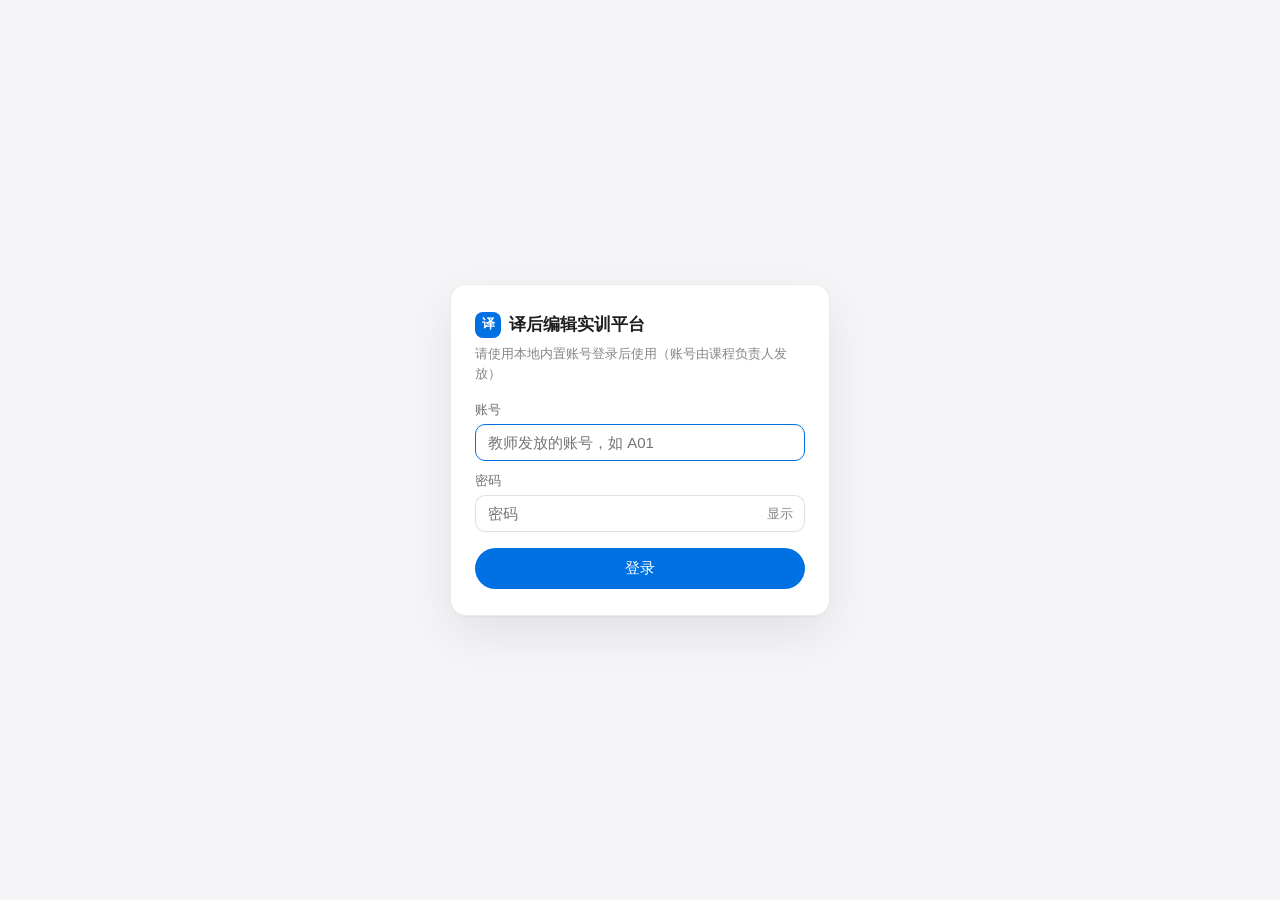
<file: index.html>
<!DOCTYPE html>
<html lang="zh-CN">
<head>
<meta charset="UTF-8">
<meta name="viewport" content="width=device-width, initial-scale=1.0, viewport-fit=cover">
<title>译后编辑实训平台 · 首页</title>
<meta name="description" content="机器翻译译后编辑实训：找错标注、改稿练习、仿真训练。历届大赛真题语料，可离线使用。">
<!-- 分享预览（微信/群聊里发链接时显示卡片） -->
<meta property="og:type" content="website">
<meta property="og:site_name" content="译后编辑实训平台">
<meta property="og:title" content="译后编辑实训平台 · 找 → 改 → 测">
<meta property="og:description" content="机器翻译译后编辑实训：找错标注、改稿练习、仿真训练。历届大赛真题语料，可离线使用。">
<meta property="og:url" content="https://hank-hunau.github.io/linkhanyou-pe/index.html">
<meta property="og:image" content="https://hank-hunau.github.io/linkhanyou-pe/icon-512.png">
<meta name="twitter:card" content="summary">
<link rel="manifest" href="manifest.json">
<meta name="theme-color" content="#0071e3">
<link rel="icon" href="icon-192.png">
<link rel="apple-touch-icon" href="apple-touch-icon.png">
<meta name="mobile-web-app-capable" content="yes">
<meta name="apple-mobile-web-app-capable" content="yes">
<meta name="apple-mobile-web-app-status-bar-style" content="default">
<meta name="apple-mobile-web-app-title" content="译后编辑">

<!-- ============================================================
     P1-1 首屏关键 CSS 内联（2026-10-27 性能优化方案 v2）
     规则逐字取自 ui.css / style.css（来源行号见各段注释），
     外部 CSS 异步到达后同值覆盖、零跳动。
     :root 整段照抄 ui.css:16-76 —— 变量单一来源，不省略不剔除。
     ============================================================ -->
<style>/* ============================================================
   首屏关键 CSS —— 由 _sync_inline_css.mjs 从 ui.css / style.css 生成（勿手改）
   源 CSS 改动后运行：node _sync_inline_css.mjs
   ============================================================ */

/* ---- ui.css :: :root 设计变量（全站唯一一份） ---- */
:root{
  /* 主色 */
  --primary:#0071e3; --primary-dark:#0058b0; --primary-light:#eaf3fd;
  /* 语义色（琥珀比原来的 #d97706 深一档：原色配 #fef3e2 底只有 2.90 对比度，小字读不清） */
  --green:#1c6e31; --green-bg:#e6f4ea;
  --red:#d70015; --red-bg:#fdeced;
  --amber:#a35a00; --amber-bg:#fdf0e3;
  /* 中性色 */
  --bg:#f5f5f7; --bg-soft:#f7f9fd; --card:#fff; --border:rgba(0,0,0,.08);
  /* --bg-soft（2026-11-02 第三批）：软内衬底唯一 token——曾散落 5 个近白变体
     （f0f0f2/f8f9fd/fafbfc/f7f9fd/f4f6fb 等），肉眼难辨却各自漂移。
     保留例外：style.css 首页 hero 渐变端点、pe-exam.css .seg-row.cur 当前段蓝底。 */
  --text:#1d1d1f; --text-2:#515154; --muted:#6e6e73; --sk:rgba(0,0,0,.06);
  /* 步骤色：只用在 .step-tag，三页一眼看出自己在第几步 */
  --step1:#0f766e; --step1-bg:#e6f5f3;
  --step2:#0058b0; --step2-bg:#eaf3fd;
  --step3:#1a5fd0; --step3-bg:#eaf2ff;
  /* 圆角四档 */
  --r-sm:8px; --r-md:10px; --r-lg:14px; --r-pill:999px; --radius:14px;
  /* 圆角补充档（2026-10-19 扩档）：原先散在页面里的 2/3/6/12px 各有明确用途，
     不是随手写的，统一收口。命名说明用途，避免"为了套档而套档"。 */
  --r-xs:3px;   /* 小色块：点阵进度点、选中标记的圆角部分 */
  --r-sm2:6px;  /* 小标签：.meta .tag、sev-opt未选中态 */
  --r-md2:12px; /* 中卡片：与 --r-lg 同族，出现在嵌套卡片里 */
  --r-xl:16px;  /* 大浮层：标注面板（抽屉态圆角） */
  --r-22:22px;  /* 大圆角浮层：工作台聚焦卡（原 22px 硬编码，第④步 token 收敛） */
  /* 字号七档（2026-10-19 扩档）
     五档不够用的原因：①找 作答页要做「主次分层」——原文是参考、译文是操作对象，
     两者必须不同字号（15 vs 17），且 17px 是中文正文舒适阅读的下限，不宜归并。
     档位命名按用途而非大小排列，改档时不会误伤主次关系。 */
  --fs-2xs:12px; /* 极辅助：键位提示、时间戳 */
  --fs-xs:12.5px; /* 辅助：图例、.muted、元信息 */
  --fs-sm:13.5px; /* 次要正文：标注列表项 */
  --fs-base:15px; /* 通用正文：原文、表单控件 */
  --fs-read:17px; /* ★ 阅读正文：译文（操作对象，全站最大的正文）*/
  --fs-lg:20px;   /* 小标题 */
  --fs-xl:24px;   /* 大标题 */
  --fs-14:14px; --fs-22:22px; --fs-26:26px; --fs-30:30px; --fs-11:11px; --fs-23:23px; /* 收敛 style.css/pe-exam.css 硬编码字号（第④步 token 收敛，2026-10-22） */
  /* 兼容别名：老代码写 --fs-md 的仍指到通用正文 */
  --fs-md:var(--fs-base);
  /* 行高三档：与字号配套，避免每处自己写 1.6/1.8 */
  --lh-tight:1.4;   /* 标签、徽标 */
  --lh-normal:1.6;  /* 通用正文 */
  --lh-read:1.8;    /* 长段落阅读（译文用它） */
  /* 响应式专用字号三档（2026-10-19）
     只在窄屏断点里用。与主档分开命名，是为了让"改主档"和"改窄屏"互不牵连——
     窄屏减字号是为了省横向空间，与阅读档位是两件事。 */
  --fs-narrow-ref:14.5px;  /* 窄屏原文 */
  --fs-narrow-read:16.5px; /* 窄屏译文（仍 > 原文，主次不能塌） */
  --fs-touch:16px;         /* 触屏输入框：≥16px 否则 iOS 聚焦时自动放大页面 */
  --r-xs2:2px;             /* 极小圆角：抽屉抓手条 */
  /* 间距六档 */
  --sp-1:4px; --sp-2:8px; --sp-3:12px; --sp-4:16px; --sp-5:24px; --sp-6:32px;
  /* 阴影两档 */
  --shadow:0 1px 2px rgba(0,0,0,.04),0 8px 24px rgba(0,0,0,.05);
  --shadow-lg:0 20px 60px rgba(0,0,0,.2);
  /* ---- 兼容别名：页面样式里用的还是这些老名字，指到同一套变量，避免两套色 ---- */
  --yc:var(--primary); --ycd:var(--primary-dark); --ycl:var(--primary-light);
  --bd:var(--border); --tx:var(--text); --tx2:var(--text-2); --mut:var(--muted);
  --g:var(--green); --gb:var(--green-bg);
  --r:var(--red); --rb:var(--red-bg);
  --a:var(--amber); --ab:var(--amber-bg);
  --an:var(--step1); --and:#0d5f59; --anl:var(--step1-bg);
}

/* ---- ui.css :: 基础 + 焦点态（2+3 节） ---- */
*,*::before,*::after{box-sizing:border-box;margin:0;padding:0}
/* 滚动条预留位：展开"更多届次"等内容高度变化导致滚动条出现/消失时，
   视口宽度不再随之增减 ~15-17px，居中容器不再左右跳动（2026-10-19）。
   实测（本机有头 Chromium，经典滚动条 15px）：
   - scrollbar-gutter:stable 在根元素上不预留（Chromium 根元素怪癖，配 overflow-y:auto 也不行）；
   - overflow-y:scroll 全程恒定（1280 视口下内容区稳定 1265），跳动 0px。
   代价：短页面右侧常驻一条浅色滚动条轨道，换来全站零布局跳动。
   移动端浏览器滚动条为 overlay 型，此规则无视觉影响。 */
html{overflow-y:scroll}
body{
  font-family:-apple-system,BlinkMacSystemFont,"SF Pro Text","SF Pro Display","PingFang SC","Helvetica Neue","Microsoft YaHei",sans-serif;
  background:var(--bg); color:var(--text); font-size:var(--fs-md); line-height:1.6;
  -webkit-font-smoothing:antialiased;
}
h1,h2,h3{letter-spacing:-.01em;font-weight:600}
.hidden{display:none!important}
button{font-family:inherit;cursor:pointer}
input,select,textarea{border-radius:var(--r-md);border:1px solid var(--border);font-family:inherit}
table{border-collapse:separate;border-spacing:0}
th,td{border-color:var(--border)}
img,svg{max-width:100%}

/* ---------- 3. 焦点态：键盘走一遍必须看得见 ---------- */
:focus-visible{outline:2px solid var(--primary);outline-offset:2px}
a:focus-visible,button:focus-visible,input:focus-visible,select:focus-visible,
textarea:focus-visible,summary:focus-visible,[tabindex]:focus-visible{outline:2px solid var(--primary);outline-offset:2px;border-radius:var(--r-sm)}
@media (prefers-reduced-motion:reduce){*,*::before,*::after{animation-duration:.001ms!important;transition-duration:.001ms!important}}

/* ---- ui.css :: 按钮基 + 标签基（4 节全 + 5 节首行） ---- */
.btn{
  border:none;border-radius:var(--r-pill);padding:8px 16px;font-size:var(--fs-sm);font-weight:500;
  display:inline-flex;align-items:center;gap:5px;transition:filter .15s ease,background .15s ease;
  text-decoration:none;line-height:1.6;
}
.btn:hover{filter:brightness(1.05)}
.btn:disabled{opacity:.5;cursor:not-allowed}
.btn-primary,.btn-p{background:var(--primary);color:#fff}
.btn-primary:hover,.btn-p:hover{background:var(--primary-dark);filter:none}
.btn-outline,.btn-o{background:#fff;color:var(--primary-dark);border:1px solid var(--primary)}
.btn-outline:hover,.btn-o:hover{background:var(--primary-light)}
.btn-ghost,.btn-g{background:#eef1f7;color:var(--text-2)}
.btn-ghost:hover,.btn-g:hover{background:#e5e9f3}
.btn-danger,.btn-r{background:var(--red-bg);color:var(--red)}

/* ---------- 5. 标签 ---------- */
.tag{display:inline-block;padding:2px 10px;border-radius:var(--r-pill);font-size:var(--fs-xs);font-weight:600;white-space:nowrap}

/* ---- ui.css :: Toast（含 :empty 防泄漏） ---- */
.toast,#toast{
  position:fixed;bottom:28px;left:50%;transform:translateX(-50%);background:#1f2430;color:#fff;
  padding:10px 18px;border-radius:var(--r-md);font-size:13px;z-index:200;pointer-events:none;
  box-shadow:0 8px 24px rgba(0,0,0,.25);transition:opacity .2s;
}
/* 空壳强制隐藏：显隐只靠 opacity 时，空容器（无文字）会在触发竞态/重建瞬间
   露出深色胶囊（2026-10-19 用户截图）——没有内容就永远不渲染。 */
#toast:empty,.toast:empty{display:none!important}

/* ---- ui.css :: 启动骨架 + 脉动（14 节） ---- */
.boot-skeleton{max-width:1180px;margin:0 auto;padding:28px 20px}
.boot-skeleton .sk-t{height:22px;width:190px;border-radius:var(--r-sm);background:var(--sk);margin-bottom:18px}
.boot-skeleton .sk-c{height:108px;border-radius:var(--r-lg);background:var(--sk);margin-bottom:14px}
.boot-skeleton .sk-t,.boot-skeleton .sk-c{animation:sk-pulse 1.2s ease-in-out infinite}
@keyframes sk-pulse{0%,100%{opacity:.55}50%{opacity:1}}
@media (prefers-reduced-motion:reduce){.boot-skeleton .sk-t,.boot-skeleton .sk-c{animation:none}}

/* ---- ui.css :: @620 骨架收紧（15 节内） ---- */
@media (max-width:620px){
  .task-grid{grid-template-columns:1fr}
  .task-card{padding:14px 16px}
  .modal{padding:18px 16px;width:100%}
  .boot-skeleton{padding:20px 14px}
}

/* ---- style.css :: main 限宽 + 工作台首页豁免 ---- */
main { max-width: 1180px; margin: 0 auto; padding: 26px 20px 60px; }
/* 工作台首页铺满全屏：只豁免外层 <main id=app> 的元素级限宽。
   不能写 body.wb-home main —— 会连内层 main.wb-main 的限宽/边距一起清零
   （specificity 0,1,2 盖过 .wb-main 的 0,1,0，2026-10-17 三连误伤教训）。 */
body.wb-home #app { max-width: none; margin: 0; padding: 0; }

/* ---- style.css :: 工作台首页 v2 全段（含 @1280/@900） ---- */
/* ================= 工作台首页 v2（2026-10-17 本地版，未部署）
   反向自《四六级工作台》：深靛紫侧边栏 + 浅色主区 + 渐变聚焦横幅 ================= */
.wb-app { display: flex; min-height: 100vh; background: linear-gradient(180deg, #e9ecf7 0%, #f6f7fb 240px); }
.wb-side { width: 216px; background: linear-gradient(180deg, #1e1b4b 0%, #14173d 100%); color: #d0d5dd; padding: 22px 0; flex-shrink: 0; position: sticky; top: 0; height: 100vh; display: flex; flex-direction: column; box-shadow: 4px 0 24px rgba(23, 23, 63, .15); }
.wb-logo { padding: 0 20px 16px; border-bottom: 1px solid rgba(255, 255, 255, .08); }
.wb-logo h1 { font-size: var(--fs-read); color: #fff; font-weight: 700; }
.wb-logo p { font-size: var(--fs-2xs); color: #8b94a7; margin-top: 4px; }
.wb-nav { flex: 1; overflow-y: auto; padding: 10px 0; }
.wb-nav a { display: flex; align-items: center; gap: 9px; margin: 3px 12px; padding: 10px 14px; border-radius: var(--r-md2); font-size: var(--fs-14); color: #d0d5dd; text-decoration: none; transition: all .15s ease; }
.wb-nav a svg { width: 16px; height: 16px; flex-shrink: 0; fill: none; stroke: currentColor; stroke-width: 1.7; stroke-linecap: round; stroke-linejoin: round; opacity: .88; }
.wb-nav a:hover { color: #fff; background: rgba(255, 255, 255, .06); }
.wb-nav a.on { background: linear-gradient(90deg, #4f46e5, #7c3aed); color: #fff; box-shadow: 0 4px 14px rgba(79, 70, 229, .4); font-weight: 500; }
.wb-nav .tag { margin-left: auto; background: #2f9e44; color: #fff; font-size: var(--fs-11); padding: 1px 7px; border-radius: var(--r-pill); }
.wb-foot { padding: 14px 20px 0; border-top: 1px solid rgba(255, 255, 255, .08); font-size: var(--fs-2xs); color: #8b94a7; }
/* —— 2026-10-18 全局工作台外壳：二级页主区容器 + 侧栏底部操作 —— */
.wb-content { flex: 1; min-width: 0; }
.wb-foot-acts { display: flex; flex-direction: column; gap: 2px; margin-bottom: 10px; }
.wb-foot-acts a, .wb-foot-acts .wb-acc { display: block; padding: 7px 0; font-size: var(--fs-xs); color: #d0d5dd; text-decoration: none; border-radius: var(--r-sm); }
.wb-foot-acts a:hover { color: #fff; background: rgba(255, 255, 255, .06); padding-left: 8px; padding-right: 8px; }
.wb-foot-acts .wb-acc { color: #8b94a7; cursor: default; overflow: hidden; text-overflow: ellipsis; white-space: nowrap; }
.wb-foot-acts .hidden { display: none; }
/* 作答态沉浸：侧栏整体让位，主区占满全屏（与 body.answering 隐藏顶栏同口径） */
body.answering .wb-side { display: none !important; }
body.answering .wb-app { display: block !important; }
.wb-app > .wb-content { max-width: none; }
/* 桌面全尺寸适配：常规屏铺满，超宽屏（2560+/4K）居中防拉伸 */
.wb-main { flex: 1; padding: 32px 40px 48px; min-width: 0; max-width: 1680px; margin: 0 auto; }
/* 中小桌面 / 半屏窗口（901–1280）：间距收紧、三卡自动换列 */
@media (max-width: 1280px) {
  .wb-main { padding: 26px 28px 40px; }
  .wb-hero-stats { gap: 40px; }
  .wb-grid3 { gap: 20px; }
  .wb-card, .wb-mini { margin-top: 20px; }
}
/* —— 聚焦横幅（hero）—— */
.wb-focus { background: linear-gradient(120deg, #4338ca 0%, #6d28d9 55%, #a21caf 100%); color: #fff; border-radius: var(--r-22); padding: 32px 36px; position: relative; overflow: hidden; box-shadow: 0 10px 30px rgba(67, 56, 202, .35); }
.wb-focus::before { content: ''; position: absolute; left: -40px; bottom: -90px; width: 180px; height: 180px; border-radius: 50%; background: rgba(255, 255, 255, .07); }
.wb-focus > * { position: relative; }
.wb-focus .hn-tag { font-size: var(--fs-2xs); font-weight: 600; opacity: .85; letter-spacing: .04em; }
.wb-focus .hn-why { font-size: var(--fs-14); line-height: 1.7; margin-top: 8px; opacity: .95; }
.wb-focus .hn-tip { font-size: var(--fs-xs); margin-top: 6px; color: #ffe08a; }
.wb-hero-big { font-size: var(--fs-22); font-weight: 700; margin-top: 8px; }
.wb-hero-input { display: flex; gap: 10px; margin-top: 14px; flex-wrap: wrap; }
.wb-hero-input input { flex: 1; min-width: 220px; padding: 10px 14px; border: none; border-radius: var(--r-md); font-size: var(--fs-14); font-family: inherit; }
.wb-hero-btn { display: inline-block; margin-top: 16px; background: #fff; color: #4338ca; border: none; border-radius: var(--r-pill, 999px); padding: 10px 22px; font-size: var(--fs-14); font-weight: 600; cursor: pointer; text-decoration: none; transition: transform .15s ease, box-shadow .15s ease; }
.wb-hero-btn:hover { transform: translateY(-1px); box-shadow: 0 6px 18px rgba(0, 0, 0, .18); }
.wb-hero-stats { display: flex; gap: 56px; margin-top: 22px; flex-wrap: wrap; }
.wb-hero-stats .n { font-size: var(--fs-lg); font-weight: 700; font-variant-numeric: tabular-nums; }
.wb-hero-stats .l { font-size: var(--fs-2xs); opacity: .85; margin-top: 2px; }
.wb-theory { margin-top: 16px; font-size: var(--fs-xs); color: rgba(255,255,255,.75); }
.wb-theory span { opacity: .65; margin-left: 6px; font-size: var(--fs-11); }
/* —— 主区卡片 —— */
.wb-card { background: #fff; border-radius: var(--r-xl); padding: 24px 26px; box-shadow: 0 1px 3px rgba(16, 24, 40, .08); margin-top: 26px; }
.wb-card h3 { font-size: var(--fs-base); margin-bottom: 10px; color: var(--text, #1d1d1f); }
.wb-last { font-size: var(--fs-sm); color: var(--text-2, #6e6e73); line-height: 2; }
.wb-grid3 { display: grid; grid-template-columns: repeat(auto-fit, minmax(280px, 1fr)); gap: 26px; }
.wb-mini { background: #fff; border-radius: var(--r-xl); padding: 22px 24px; box-shadow: 0 1px 3px rgba(16, 24, 40, .08); margin-top: 26px; }
.wb-mini .mt { display: inline-flex; align-items: center; gap: 7px; font-size: var(--fs-11); font-weight: 600; color: #fff; padding: 3px 10px; border-radius: var(--r-pill); }
.wb-mini .m1 { background: var(--s1, #0aa574); }
.wb-mini .m2 { background: var(--primary, #0071e3); }
.wb-mini .m3 { background: var(--s3, #4f46e5); }
.wb-mini .mp { font-size: var(--fs-xs); color: var(--text-2, #6e6e73); line-height: 1.7; margin-top: 8px; }
.wb-mini a { color: var(--primary, #0071e3); font-size: var(--fs-sm); }
@media (max-width: 900px) {
  .wb-app { display: block; }
  .wb-side { position: sticky; top: 0; z-index: 60; height: auto; width: 100%; flex-direction: row; align-items: center; padding: 8px 10px; gap: 8px; overflow-x: auto; }
  .wb-logo { border: none; padding: 0 10px; display: flex; align-items: center; gap: 8px; flex-shrink: 0; }
  .wb-logo h1 { font-size: var(--fs-14); white-space: nowrap; }
  .wb-logo p { display: none; }
  .wb-nav { display: flex; padding: 0; }
  .wb-nav a { margin: 0; padding: 8px 12px; white-space: nowrap; }
  .wb-nav .tag { display: none; }
  /* ≤900 侧栏脚部与 nav.js 内联版保持一致（2026-11-02 快赢批）：保留帮助/退出 */
  .wb-foot { display: flex; align-items: center; margin-left: auto; border: none; padding: 0 2px; flex-shrink: 0; }
  .wb-foot-note { display: none; }
  .wb-foot-acts { display: flex; flex-direction: row; gap: 2px; margin-bottom: 0; }
  .wb-foot-acts a { padding: 8px 8px; white-space: nowrap; }
  .wb-foot-acts .wb-acc { display: none; }
  .wb-main { padding: 18px 14px 40px; }
  .wb-grid3 { grid-template-columns: 1fr; }
}
</style>

<!-- 外部样式异步加载（不阻塞首屏），noscript 兜底 -->
<link rel="preload" href="ui.css" as="style" onload="this.onload=null;this.rel='stylesheet'">
<link rel="preload" href="style.css?v=17a" as="style" onload="this.onload=null;this.rel='stylesheet'">
<noscript>
  <link rel="stylesheet" href="ui.css">
  <link rel="stylesheet" href="style.css?v=17a">
</noscript>

<!-- P0-2：prefetch 首屏内容脚本（低优先级并发拉取；未登录时 mtpeBoot 直接返回，preload 会白下，故用 prefetch） -->
<link rel="prefetch" as="script" href="home.js?v=17a">
</head>
<body>

<div id="mtpe-nav"></div>

<!-- P0-1（2026-10-27）：
     · 移除 nav.js —— 首页空操作（nav.js:133），home.js 自渲染工作台外壳（home.js:132-194）；
       --mtpe-nav-h 首页无消费者。sw.js CORE 已同步移除。
     · pwa.js / help.js 改 defer —— SW 注册挂 window load（pwa.js:47）、帮助按钮运行时兜底
       （home.js:147），执行顺序安全。
     · unlock.js 保持同步 —— 定义 mtpeBoot 供下方内联脚本调用，且需尽早判登录态。 -->
<script src="pwa.js" defer></script>
<script src="unlock.js"></script>
<script src="shared.js"></script><!-- store/toast/导航图标 正本（2026-11-02 收口） -->
<script src="supabase.js" defer></script>
<script src="supabase-sync.js?v=17b" defer></script>
<script src="help.js" defer></script>
<!-- secure.js（密钥环 + 元数据片，约 10KB）不在这里加载：已登录时用不到它，
     只有输入口令时 unlock.js 才按需拉取，页面空下来后会自动预取。
     语料分片（s-tasks.js / s-pairs.js）由二级页按需拉取。 -->
<main id="app"><!-- 语料分片解密期间先显示骨架，页面脚本就绪后整块替换 -->
  <div class="boot-skeleton"><div class="sk-t"></div><div class="sk-c"></div><div class="sk-c"></div></div>
</main>

<div id="toast" class="toast hidden" role="status" aria-live="polite"></div>

<!-- home.js 不依赖语料，但要等 unlock.js 判定完登录态（未登录就不渲染半空页面） -->
<script>window.mtpeBoot('home.js?v=17a');</script>
</body>
</html>
</file>
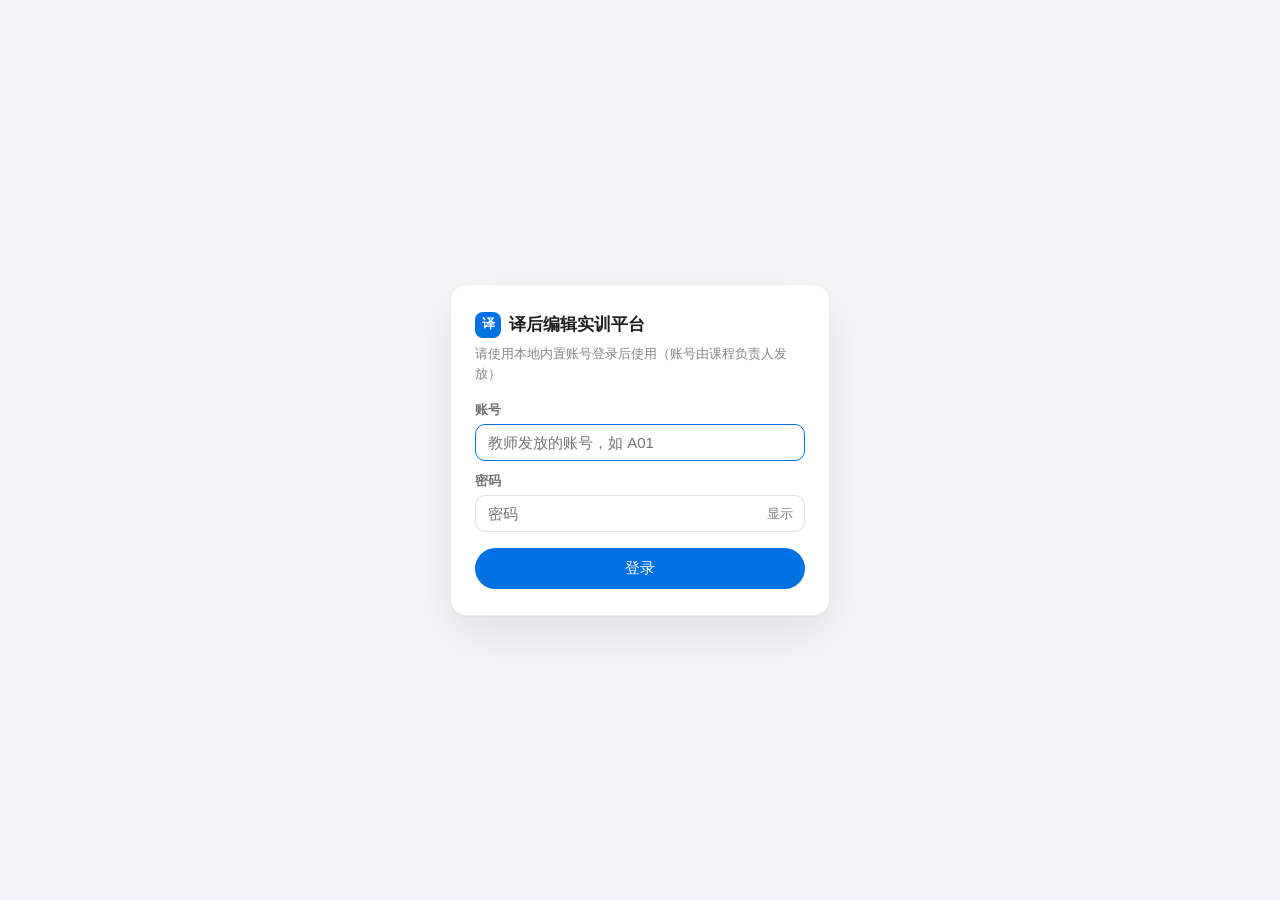
<file: annotate.html>
<!DOCTYPE html>
<html lang="zh-CN">
<head>
<meta charset="UTF-8">
<meta name="viewport" content="width=device-width, initial-scale=1.0, viewport-fit=cover">
<title>① 找 · 标注实训 · 机器翻译错误标注</title>
<meta name="description" content="在机翻句对上划选错误片段并定性（M1–M9 / M0 + 严重度），与官方种子标注比对，给出查准率 / 查全率 / F1。">
<link rel="manifest" href="manifest.json">
<meta name="theme-color" content="#0071e3">
<link rel="icon" href="icon-192.png">
<link rel="apple-touch-icon" href="apple-touch-icon.png">
<meta name="mobile-web-app-capable" content="yes">
<meta name="apple-mobile-web-app-capable" content="yes">
<meta name="apple-mobile-web-app-title" content="译后编辑">
<link rel="stylesheet" href="ui.css">
<link rel="stylesheet" href="annotate.css">
</head>
<body>
<div id="mtpe-nav"></div>
<script src="nav.js"></script>
<script src="pwa.js"></script>
<div id="app"><!-- 语料分片解密期间先显示骨架，页面脚本就绪后整块替换 -->
  <div class="boot-skeleton"><div class="sk-t"></div><div class="sk-c"></div><div class="sk-c"></div></div>
</div>
<!-- secure.js（密钥环 + meta 片，约 10KB）按需加载，见 unlock.js 的 sealReady()；
     本页要用的 s-pairs.js 由 annotate-data.js 触发按需解密 -->
<script src="unlock.js"></script>
<script src="shared.js"></script><!-- store/toast 单一正本，须在页脚本前同步加载（2026-11-02 收口） -->
<script src="supabase.js" defer></script>
<script src="supabase-sync.js?v=17b" defer></script>
<script src="help.js"></script>
<script src="mqm.js"></script>
<script src="annotate-data.js"></script>
<script>window.mtpeBoot('annotate.js');</script>
</body>
</html>
</file>
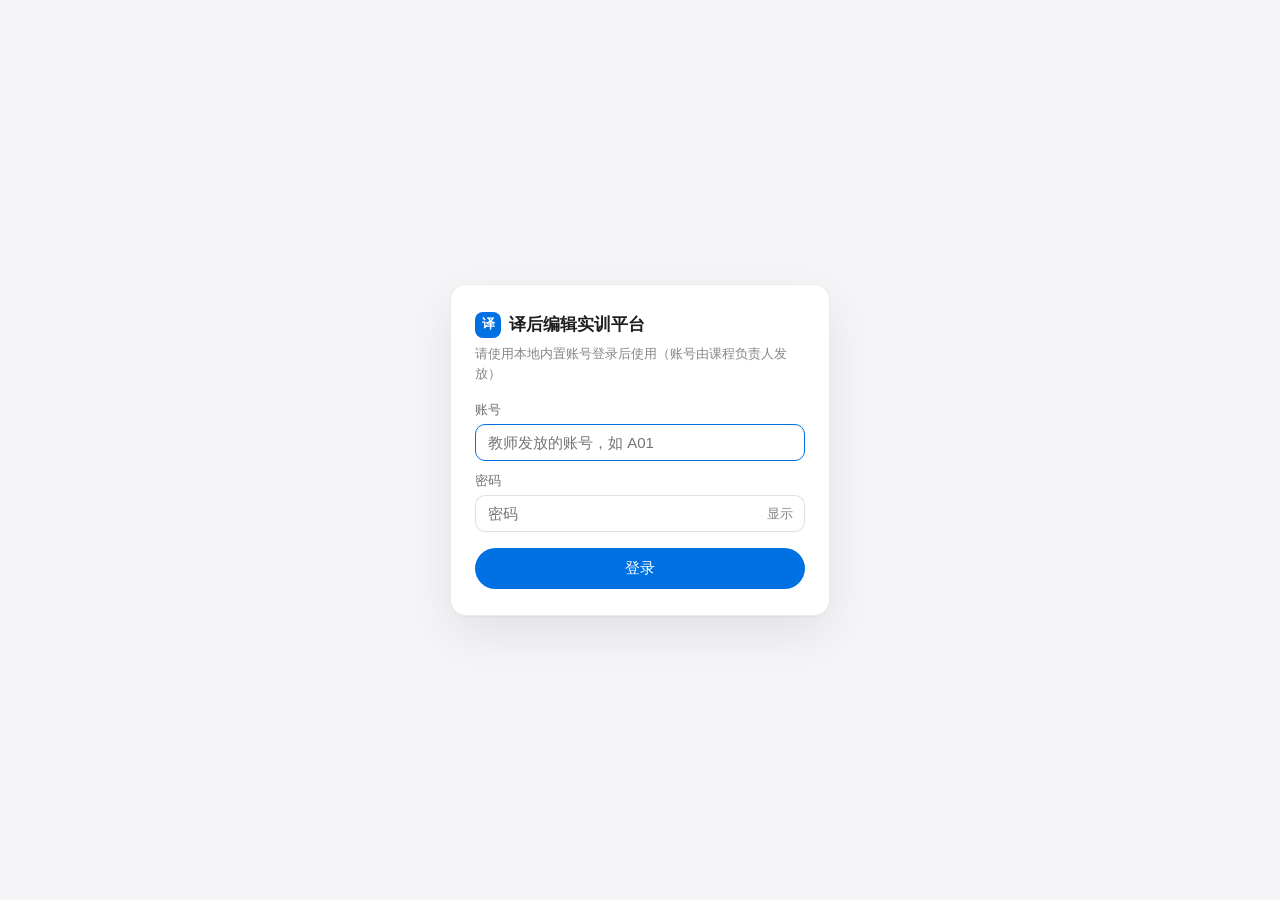
<file: champion.html>
<!DOCTYPE html>
<html lang="zh-CN">
<head>
<meta charset="UTF-8">
<meta name="viewport" content="width=device-width, initial-scale=1.0, viewport-fit=cover">
<title>能力对标 · MTPE Trainer</title>
<meta name="description" content="以译后编辑大赛亚军选手的真实作答与能力画像为基准，学生做译后编辑后与亚军对比，判断强弱项。">
<meta property="og:type" content="website">
<meta property="og:site_name" content="译后编辑实训平台">
<meta property="og:title" content="能力对标">
<meta property="og:description" content="以亚军选手的能力画像为基准，判断你的译后编辑强弱项。">
<meta property="og:url" content="https://hank-hunau.github.io/linkhanyou-pe/champion.html">
<meta property="og:image" content="https://hank-hunau.github.io/linkhanyou-pe/icon-512.png">
<link rel="manifest" href="manifest.json">
<meta name="theme-color" content="#0071e3">
<link rel="icon" href="icon-192.png">
<link rel="apple-touch-icon" href="apple-touch-icon.png">
<meta name="mobile-web-app-capable" content="yes">
<meta name="apple-mobile-web-app-capable" content="yes">
<meta name="apple-mobile-web-app-title" content="能力对标">
<link rel="stylesheet" href="ui.css">
<link rel="stylesheet" href="champion.css">
</head>
<body>

<div id="mtpe-nav"></div>
<script src="nav.js"></script>
<script src="pwa.js"></script>
<!-- secure.js（密钥环 + meta 片）按需加载；本页要用的 s-tasks.js 由 corpus.js 触发按需解密 -->
<script src="unlock.js"></script>
<script src="shared.js"></script><!-- store/toast 单一正本，须在页脚本前同步加载（2026-11-02 收口） -->
<script src="help.js"></script>

<main id="app"><!-- 语料分片解密期间先显示骨架 -->
  <div class="boot-skeleton"><div class="sk-t"></div><div class="sk-c"></div><div class="sk-c"></div><div class="sk-c"></div></div>
</main>

<div id="toast" class="toast hidden" role="status" aria-live="polite"></div>

<script src="data.js"></script>
<script src="corpus.js"></script>
<script src="champion-data.js"></script>
<!-- 等语料分片解密完再启动页面脚本 -->
<script>window.mtpeBoot('champion.js');</script>
</body>
</html>
</file>
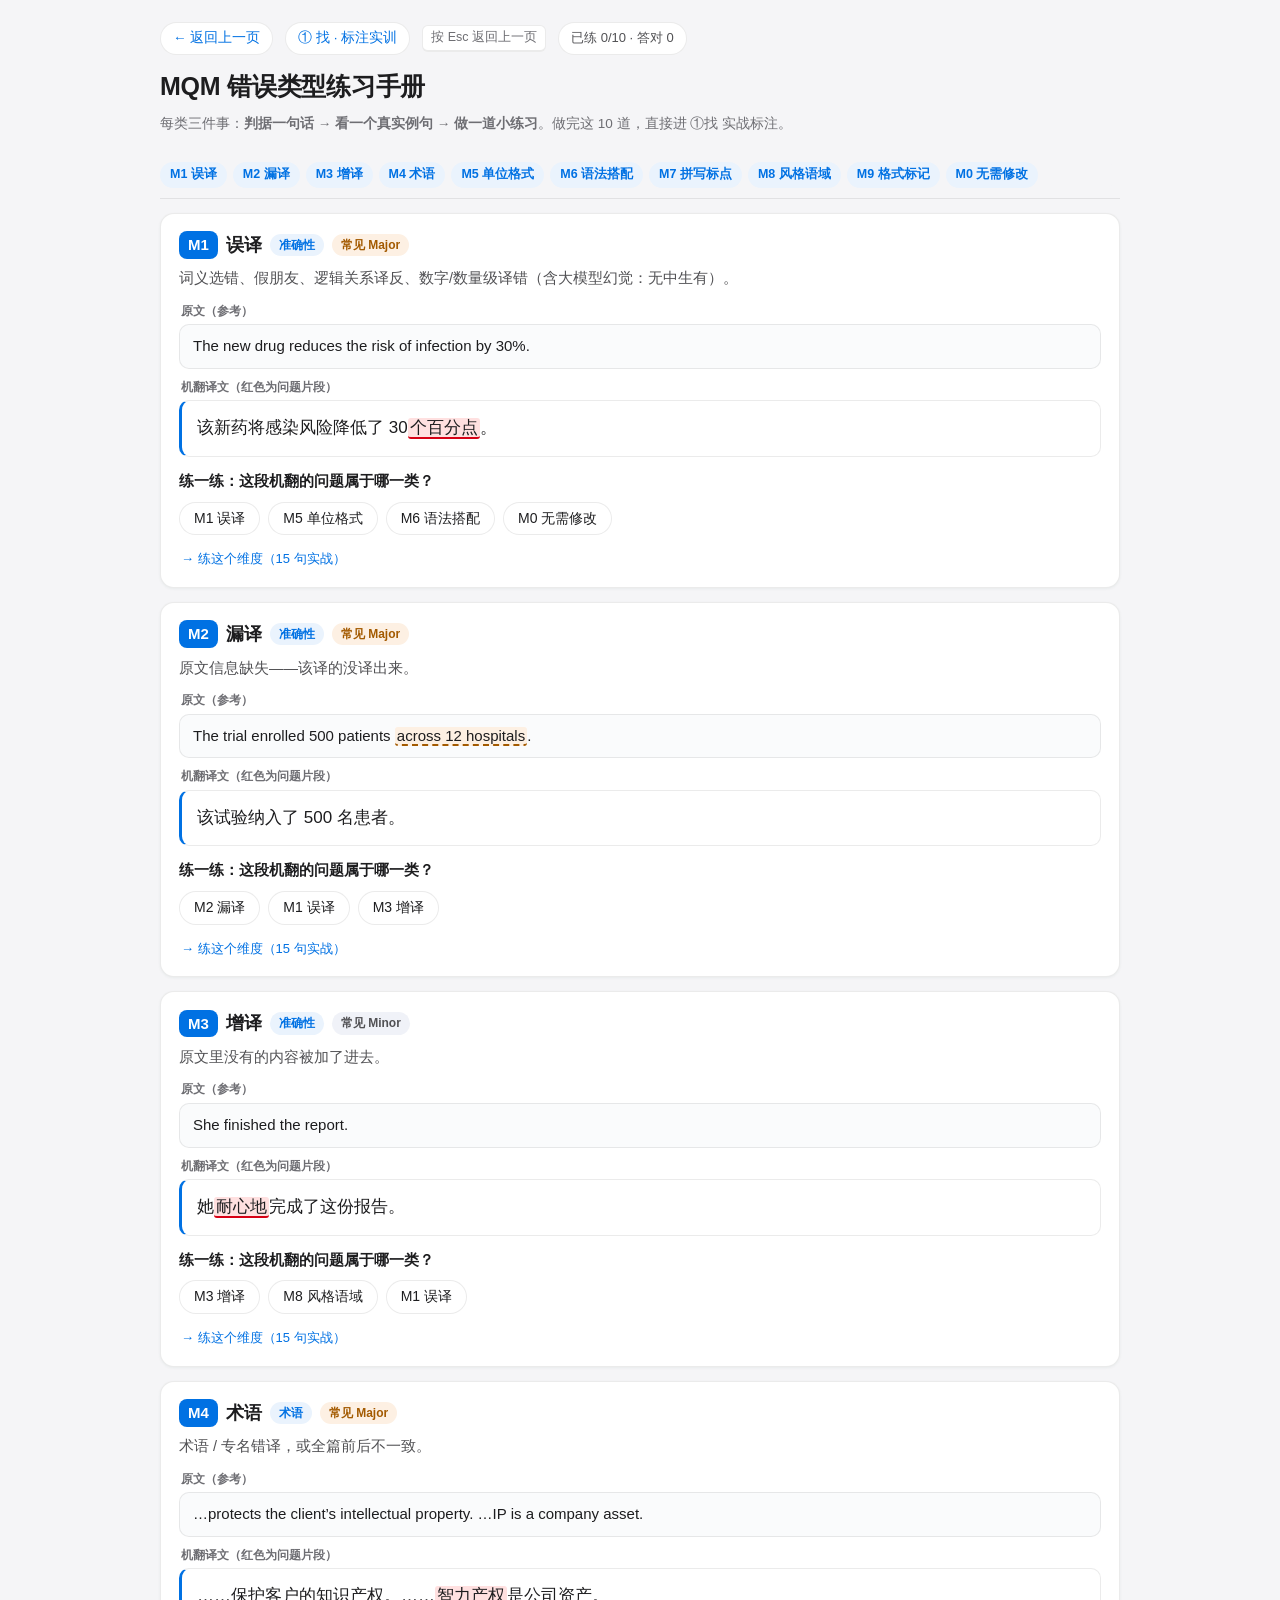
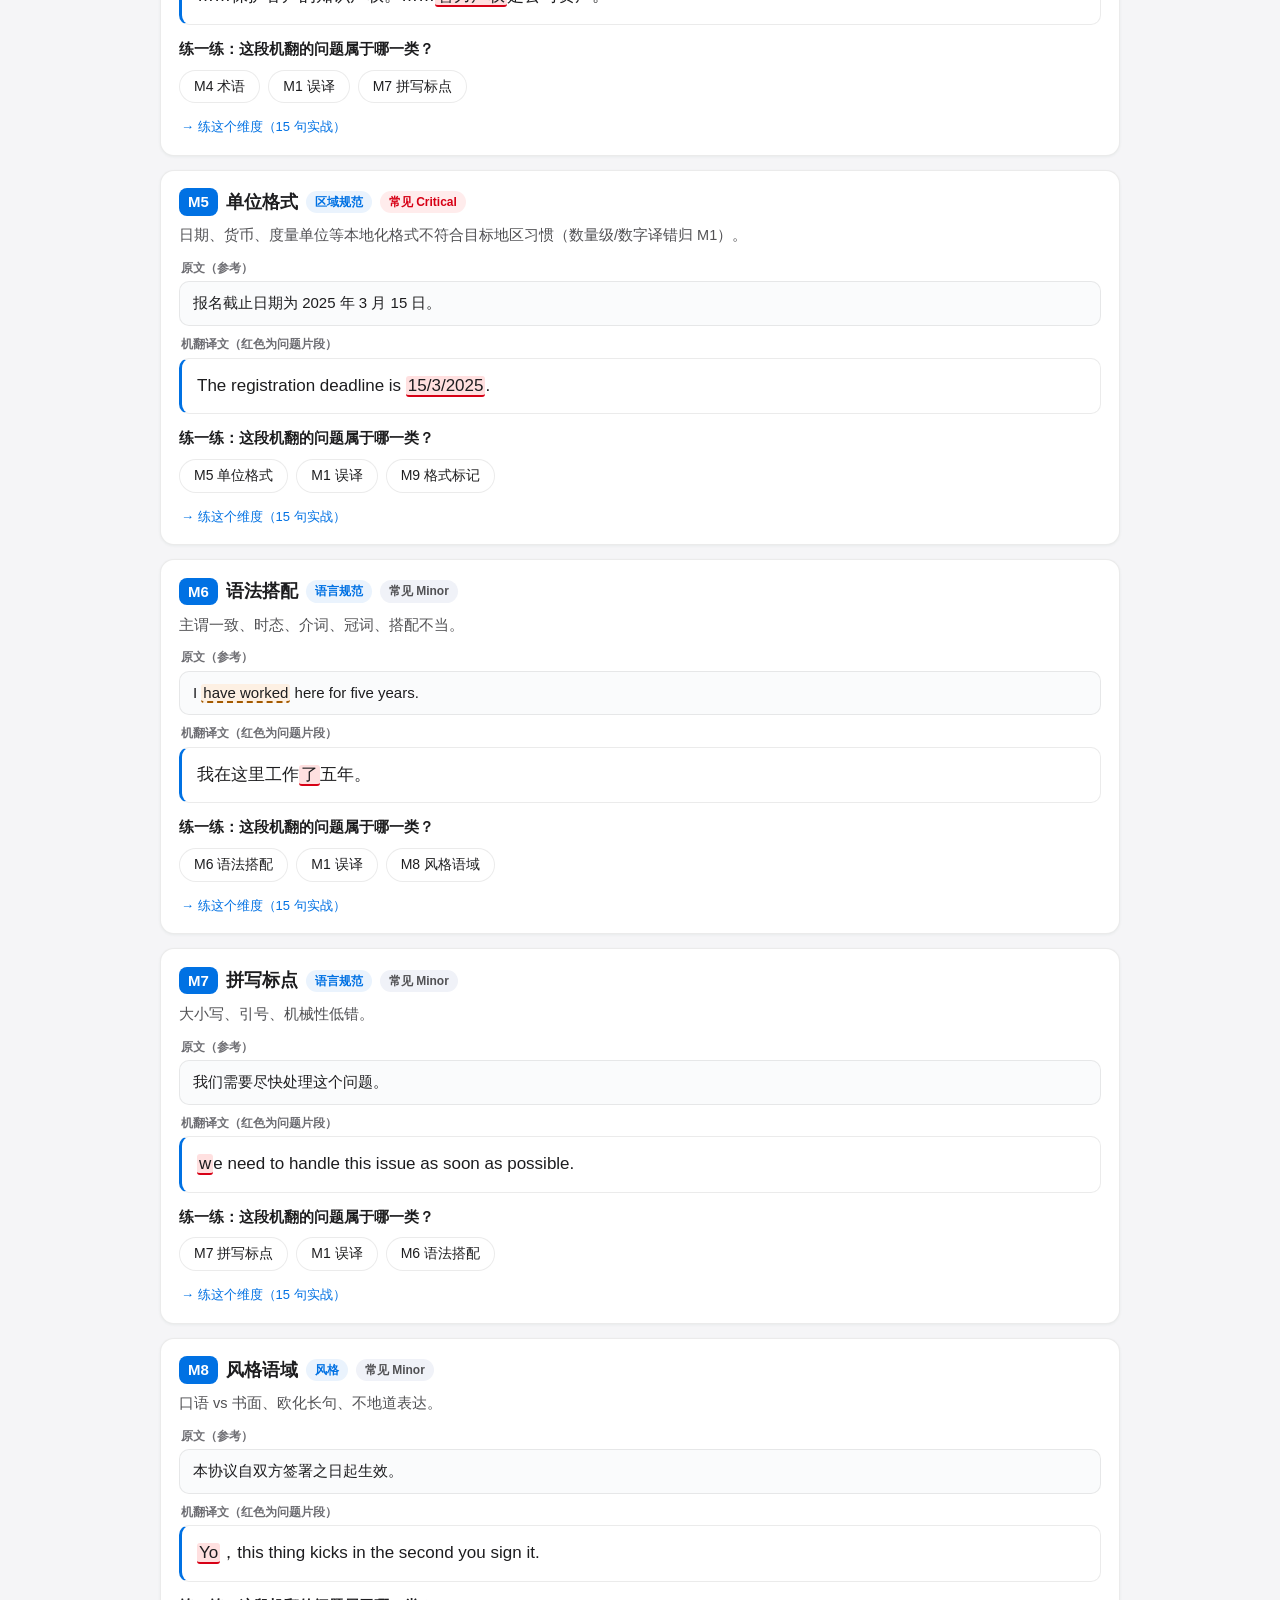
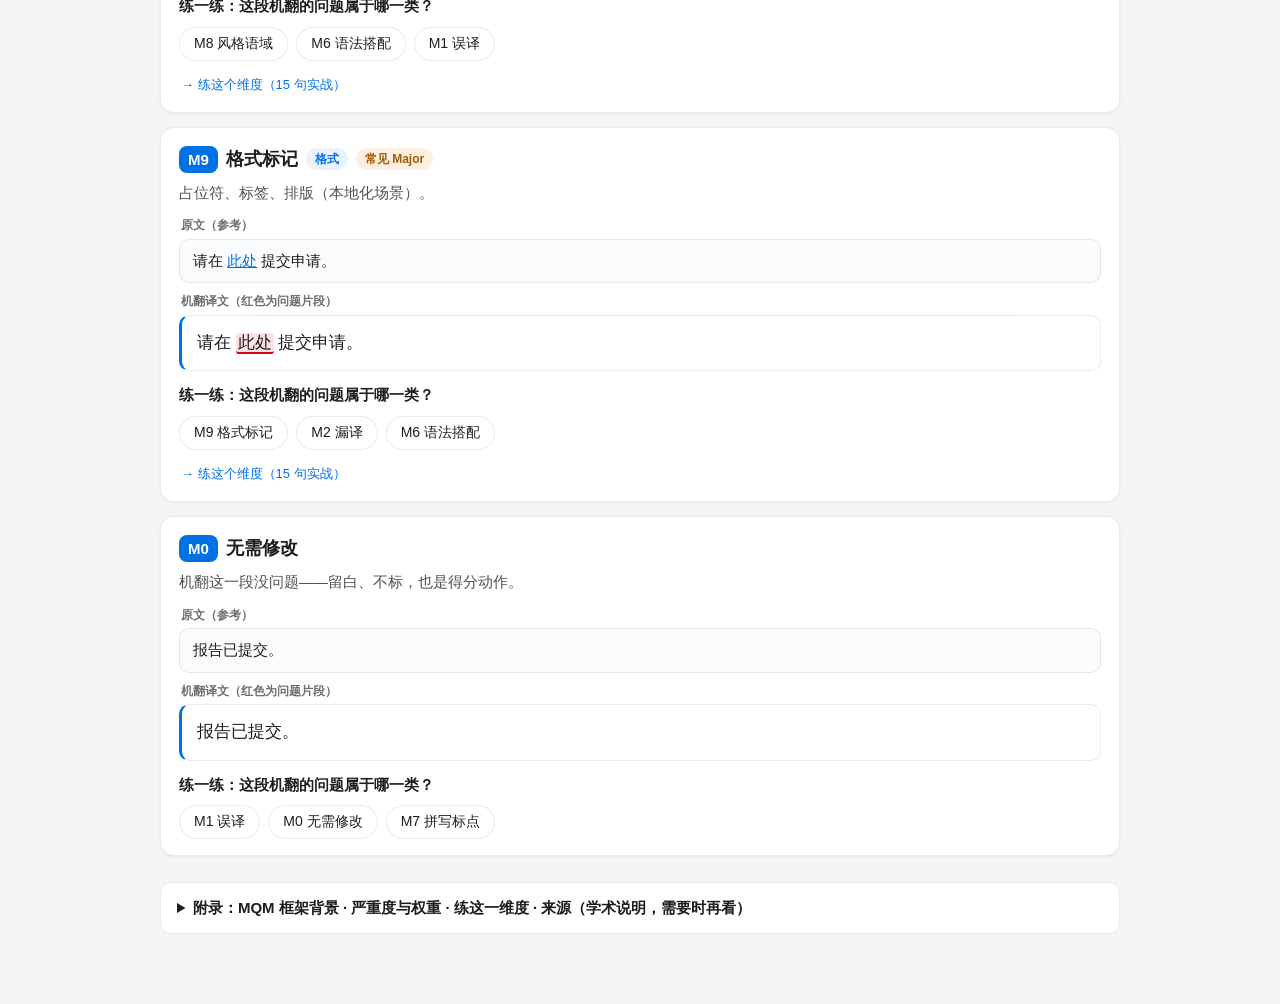
<file: MQM错误类型参考手册.html>
<!DOCTYPE html>
<html lang="zh-CN">
<head>
<meta charset="UTF-8">
<meta name="viewport" content="width=device-width, initial-scale=1.0, viewport-fit=cover">
<title>MQM 错误类型练习手册 · 10 类各配一练</title>
<meta name="description" content="MQM 错误类型学习手册：M0–M9 每类的判据、真实例句与随堂小练习，练完直接进 ①找 实战标注。">
<link rel="manifest" href="manifest.json">
<meta name="theme-color" content="#0071e3">
<link rel="icon" href="icon-192.png">
<link rel="apple-touch-icon" href="apple-touch-icon.png">
<meta name="mobile-web-app-capable" content="yes">
<meta name="apple-mobile-web-app-capable" content="yes">
<meta name="apple-mobile-web-app-title" content="MQM 手册">
<style>
:root{--p:#0071e3;--pd:#0058b0;--pl:#eaf3fd;--bg:#f5f5f7;--card:#fff;--bd:rgba(0,0,0,.08);--tx:#1d1d1f;--tx2:#515154;--mut:#6e6e73;
--g:#1c6e31;--gb:#e6f4ea;--r:#d70015;--rb:#fdeced;--a:#a35a00;--ab:#fdf0e3;--sk:rgba(0,0,0,.06)}
*{box-sizing:border-box;margin:0;padding:0}
body{font-family:-apple-system,BlinkMacSystemFont,"SF Pro Text","PingFang SC","Microsoft YaHei",sans-serif;background:var(--bg);color:var(--tx);font-size:15px;line-height:1.7;padding:22px 18px 70px}
.wrap{max-width:960px;margin:0 auto}
a{color:var(--p)}
.top{display:flex;align-items:center;gap:12px;flex-wrap:wrap;margin-bottom:10px}
.back{font-size:13.5px;text-decoration:none;color:var(--p);border:1px solid var(--bd);border-radius:999px;padding:4px 12px;background:var(--card)}
.esc-tip{font-size:12.5px;color:var(--mut);border:1px solid var(--bd);border-bottom-width:2px;border-radius:6px;padding:1px 8px;background:var(--card)}
h1{font-size:25px;letter-spacing:-.01em;margin-bottom:6px}
.sub{color:var(--mut);font-size:13.5px;margin-bottom:16px}
.progress{font-size:13px;color:var(--tx2);background:var(--card);border:1px solid var(--bd);border-radius:999px;padding:4px 12px}
.toc{position:sticky;top:0;z-index:20;display:flex;gap:6px;flex-wrap:wrap;padding:10px 0;margin-bottom:6px;background:rgba(245,245,247,.92);backdrop-filter:saturate(1.8) blur(10px);border-bottom:1px solid var(--bd)}
.toc a{font-size:12.5px;text-decoration:none;color:var(--p);background:var(--pl);border-radius:999px;padding:2px 10px;font-weight:600}
.lesson{background:var(--card);border:1px solid var(--bd);border-radius:14px;padding:16px 18px;margin:14px 0;box-shadow:0 1px 3px rgba(20,60,55,.06);scroll-margin-top:58px}
.lesson h2{font-size:18px;display:flex;align-items:center;gap:8px;flex-wrap:wrap;margin-bottom:6px}
.code{background:var(--p);color:#fff;border-radius:8px;padding:1px 9px;font-size:15px;font-weight:700}
.tag{font-size:12px;font-weight:600;border-radius:999px;padding:1px 9px;background:var(--pl);color:var(--p)}
.tag.g{background:var(--gb);color:var(--g)}
.tag.a{background:var(--ab);color:var(--a)}
.tag.n{background:#f0f2f8;color:var(--tx2)}
.tag.c{background:#ffecec;color:var(--r)}
.def{font-size:14.5px;color:var(--tx2);margin-bottom:10px}
.src-box{background:#fafbfc;border:1px solid var(--bd);border-radius:10px;padding:9px 13px;font-size:15px;line-height:1.65;margin-bottom:8px}
.mt-box{background:#fff;border:1px solid var(--bd);border-left:3px solid var(--p);border-radius:10px;padding:12px 15px;font-size:17px;line-height:1.8;margin-bottom:10px}
.lab{font-size:12px;color:var(--mut);font-weight:600;margin:0 0 3px 2px}
mark.err{background:#ffe0e0;border-bottom:2px solid var(--r);border-radius:3px;padding:0 2px;color:inherit}
mark.miss{background:#fdf0e3;border-bottom:2px dashed var(--a);border-radius:3px;padding:0 2px;color:inherit}
.q{font-size:14.5px;font-weight:600;margin:12px 0 8px}
.opts{display:flex;flex-wrap:wrap;gap:8px}
.opt{font:inherit;font-size:14px;border:1px solid var(--bd);background:var(--card);border-radius:999px;padding:4px 14px;cursor:pointer;color:var(--tx)}
.opt:hover{border-color:var(--p);color:var(--p)}
.opt.right{background:var(--gb);border-color:var(--g);color:var(--g);font-weight:700}
.opt.wrong{background:var(--rb);border-color:var(--r);color:var(--r)}
.opt.dim{opacity:.5;cursor:default}
.fb{display:none;margin-top:10px;font-size:14px;border-radius:10px;padding:9px 13px;line-height:1.65}
.fb.show{display:block}
.fb.ok{background:var(--gb);color:var(--g)}
.fb.no{background:var(--rb);color:var(--r)}
.cta{font-size:13px;color:var(--p);text-decoration:none;margin-left:2px}
details.appendix{margin-top:26px;background:var(--card);border:1px solid var(--bd);border-radius:12px;padding:12px 16px}
details.appendix summary{cursor:pointer;font-weight:600;font-size:15px}
details.appendix h3{font-size:14.5px;margin:16px 0 6px;color:var(--tx2)}
details.appendix table{width:100%;border-collapse:collapse;font-size:13.5px;margin:6px 0}
details.appendix td,details.appendix th{padding:6px 9px;border-bottom:1px solid var(--bd);text-align:left;vertical-align:top}
details.appendix th{background:#f8f9fd;color:var(--tx2);font-size:12.5px}
.formula{background:#1f2430;color:#e6ebf5;border-radius:10px;padding:12px 14px;font-family:Consolas,monospace;font-size:13px;margin:8px 0;overflow-x:auto}
.src{font-size:12.5px;color:var(--mut);line-height:1.9;margin-top:12px}
</style>
</head>
<body>
<div class="wrap">
  <div class="top">
    <a class="back" href="javascript:history.length>1?history.back():location.replace('index.html')">← 返回上一页</a>
    <a class="back" href="annotate.html">① 找 · 标注实训</a>
    <span class="esc-tip">按 Esc 返回上一页</span>
    <span class="progress" id="pg">已练 0/10 · 答对 0</span>
  </div>

  <h1>MQM 错误类型练习手册</h1>
  <p class="sub">每类三件事：<b>判据一句话</b> → <b>看一个真实例句</b> → <b>做一道小练习</b>。做完这 10 道，直接进 ①找 实战标注。</p>

  <nav class="toc" id="toc"></nav>
  <div id="lessons"></div>

  <details class="appendix">
    <summary>附录：MQM 框架背景 · 严重度与权重 · 练这一维度 · 来源（学术说明，需要时再看）</summary>
    <h3>一、MQM 七大维度（本平台 M0–M9 的上位框架）</h3>
    <table>
      <tr><th>维度</th><th>本平台对应</th><th>一句话说明</th></tr>
      <tr><td>术语 Terminology</td><td>M4</td><td>不符合领域规范/术语库，或全篇前后不一致</td></tr>
      <tr><td>准确性 Accuracy</td><td>M1 / M2 / M3</td><td>歪曲、遗漏或添加原文命题内容（权重最高）</td></tr>
      <tr><td>语言规范 Linguistic conventions</td><td>M6 / M7</td><td>不对照原文即可判定的语法、拼写、标点问题</td></tr>
      <tr><td>风格 Style</td><td>M8</td><td>语法可接受但语域/文体不当</td></tr>
      <tr><td>地区惯例 Locale conventions</td><td>M5</td><td>日期、货币、度量等不符合目标地区习惯</td></tr>
      <tr><td>受众适宜性 Audience appropriateness</td><td>课堂口头延伸</td><td>文化、合规、事实性不当（本平台不单列）</td></tr>
      <tr><td>设计与标记 Design &amp; markup</td><td>M9</td><td>占位符、标签、排版等物理呈现问题</td></tr>
    </table>
    <h3>二、严重度与权重（平台默认）</h3>
    <table>
      <tr><th>级别</th><th>含义</th><th>默认权重</th></tr>
      <tr><td><span class="tag n">Minor</span></td><td>不影响信息传达（如单处标点）</td><td>−1</td></tr>
      <tr><td><span class="tag a">Major</span></td><td>影响理解或专业性（如术语错译）</td><td>−5</td></tr>
      <tr><td><span class="tag" style="background:#ffecec;color:#d70015">Critical</span></td><td>导致错误决策/法律安全风险</td><td>−25</td></tr>
    </table>
    <div class="formula">质量分 = 100 − Σ(错误数 × 权重) ÷ 千词数<br>例：2000 字任务中 1 处 Critical + 3 处 Major + 5 处 Minor = 100 − (25×1+5×3+1×5)×0.5 = 70 分</div>
    <h3>三、练这一维度（组卷页支持 ?dim= 直达）</h3>
    <p style="font-size:13.5px">
      <a href="annotate.html?dim=%E5%87%86%E7%A1%AE%E6%80%A7&n=15&go=1">准确性 15 句</a>　｜　
      <a href="annotate.html?dim=%E6%9C%AF%E8%AF%AD&n=15&go=1">术语 15 句</a>　｜　
      <a href="annotate.html?dim=%E8%AF%AD%E8%A8%80%E8%A7%84%E8%8C%83&n=15&go=1">语言规范 15 句</a>　｜　
      <a href="annotate.html?dim=%E9%A3%8E%E6%A0%BC&n=15&go=1">风格 15 句</a>　｜　
      <a href="annotate.html?dim=%E5%8C%BA%E5%9F%9F%E8%A7%84%E8%8C%83&n=15&go=1">区域规范 15 句</a>　｜　
      <a href="annotate.html?dim=%E6%A0%BC%E5%BC%8F&n=15&go=1">格式 15 句</a>
    </p>
    <h3>四、来源</h3>
    <p class="src">
      · MQM 错误类型学（MQM Council / QT21）：<b>无 DOI（类型：行业标准手册）</b>，稳定链接 <a href="http://www.qt21.eu/mqm-definition/issues-list.html" target="_blank" rel="noopener">qt21.eu · MQM Error Typology</a>。MQM 由欧盟资助的 QTLaunchPad/QT21 项目产出（DFKI 等），MQM Core 为最广泛使用的两层子集。<br>
      · ISO 18587:2017 <i>Translation services — Post-editing of machine translation output — Requirements</i>：<b>无 DOI（类型：国际标准）</b>，稳定链接 <a href="https://iso.org/standard/62970.html" target="_blank" rel="noopener">iso.org/standard/62970.html</a>。该标准把译后编辑分为轻度/深度两级，明确译后编辑人员能力要求；标准已进入复审修订程序（ISO/CD 18587.2）。<br>
      · 本平台语料与标注口径（含 DQF 等对照）：见教师端参考资料目录 <code>参考资料/MQM7维度文献_3轮审核DOI.html</code>（三轮审核 · DOI 版清单，未公开部署于线上站点）。<br>
      本页判据口径与平台 <code>mqm.js</code> / <code>build_corpus.mjs</code> 的 SCHEME 完全一致（单一真实来源），改文案请改那两处。
    </p>
  </details>
</div>

<script>
/* Esc 返回上一页（用户要求） */
document.addEventListener('keydown', (e) => {
  if (e.key === 'Escape' || e.key === 'Esc') {
    if (history.length > 1) history.back(); else location.replace('index.html');
  }
});

/* ---- 教学数据：判据（引自 mqm.js 口径）+ 例句 + 练一练 ---- */
const $ = (s) => document.querySelector(s);
const DIMLINK = {
  '准确性':'annotate.html?dim=%E5%87%86%E7%A1%AE%E6%80%A7&n=15&go=1',
  '术语':'annotate.html?dim=%E6%9C%AF%E8%AF%AD&n=15&go=1',
  '语言规范':'annotate.html?dim=%E8%AF%AD%E8%A8%80%E8%A7%84%E8%8C%83&n=15&go=1',
  '风格':'annotate.html?dim=%E9%A3%8E%E6%A0%BC&n=15&go=1',
  '区域规范':'annotate.html?dim=%E5%8C%BA%E5%9F%9F%E8%A7%84%E8%8C%83&n=15&go=1',
  '格式':'annotate.html?dim=%E6%A0%BC%E5%BC%8F&n=15&go=1'
};
const SEVC = { Minor:'n', Major:'a', Critical:'c' };
const LESSON = [
 { code:'M1', name:'误译', dim:'准确性', sev:'Major',
   def:'词义选错、假朋友、逻辑关系译反、数字/数量级译错（含大模型幻觉：无中生有）。',
   src:'The new drug reduces the risk of infection by 30%.',
   mt:'该新药将感染风险降低了 30<mark class="err">个百分点</mark>。',
   opts:['M1 误译','M5 单位格式','M6 语法搭配','M0 无需修改'], ans:0,
   why:'by 30% 是相对降幅，应译「降低了 30%」；译成「个百分点」（percentage points）就变成了绝对差值，含义完全不同。' },
 { code:'M2', name:'漏译', dim:'准确性', sev:'Major',
   def:'原文信息缺失——该译的没译出来。',
   src:'The trial enrolled 500 patients <mark class="miss">across 12 hospitals</mark>.',
   mt:'该试验纳入了 500 名患者。',
   opts:['M2 漏译','M1 误译','M3 增译'], ans:0,
   why:'across 12 hospitals「横跨 12 家医院」整段没有译出（原文里已标出丢掉的部分），信息缺失归 M2。' },
 { code:'M3', name:'增译', dim:'准确性', sev:'Minor',
   def:'原文里没有的内容被加了进去。',
   src:'She finished the report.',
   mt:'她<mark class="err">耐心地</mark>完成了这份报告。',
   opts:['M3 增译','M8 风格语域','M1 误译'], ans:0,
   why:'原文没有「耐心地」「这份」，凭空添加的内容归 M3；注意与「风格润色」的界线——风格调整不能加新信息。' },
 { code:'M4', name:'术语', dim:'术语', sev:'Major',
   def:'术语 / 专名错译，或全篇前后不一致。',
   src:'…protects the client’s intellectual property. …IP is a company asset.',
   mt:'……保护客户的知识产权。……<mark class="err">智力产权</mark>是公司资产。',
   opts:['M4 术语','M1 误译','M7 拼写标点'], ans:0,
   why:'同一术语前后两种译法（知识产权 / 智力产权），术语一致性问题归 M4——即使两个译法都“看得懂”。' },
 { code:'M5', name:'单位格式', dim:'区域规范', sev:'Critical',
   def:'日期、货币、度量单位等本地化格式不符合目标地区习惯（数量级/数字译错归 M1）。',
   src:'报名截止日期为 2025 年 3 月 15 日。',
   mt:'The registration deadline is <mark class="err">15/3/2025</mark>.',
   opts:['M5 单位格式','M1 误译','M9 格式标记'], ans:0,
   why:'数字本身译对了，但日期写法不符合英语地区习惯（应为 March 15, 2025）——区域格式归 M5；若是数字/数量级本身译错则归 M1。' },
 { code:'M6', name:'语法搭配', dim:'语言规范', sev:'Minor',
   def:'主谓一致、时态、介词、冠词、搭配不当。',
   src:'I <mark class="miss">have worked</mark> here for five years.',
   mt:'我在这里工作<mark class="err">了</mark>五年。',
   opts:['M6 语法搭配','M1 误译','M8 风格语域'], ans:0,
   why:'现在完成时 have worked for… 表示「一直在做」，译成一般过去「工作了五年」是时态错误——语言层面的问题归 M6。' },
 { code:'M7', name:'拼写标点', dim:'语言规范', sev:'Minor',
   def:'大小写、引号、机械性低错。',
   src:'我们需要尽快处理这个问题。',
   mt:'<mark class="err">w</mark>e need to handle this issue as soon as possible.',
   opts:['M7 拼写标点','M1 误译','M6 语法搭配'], ans:0,
   why:'句首字母未大写属机械正确性错误，不改变语义——这类低错统一归 M7，判分时级别最低。' },
 { code:'M8', name:'风格语域', dim:'风格', sev:'Minor',
   def:'口语 vs 书面、欧化长句、不地道表达。',
   src:'本协议自双方签署之日起生效。',
   mt:'<mark class="err">Yo</mark>，this thing kicks in the second you sign it.',
   opts:['M8 风格语域','M6 语法搭配','M1 误译'], ans:0,
   why:'正式条款被译成口语：语法没错，但语域/文体与原文场合不符——归 M8。' },
 { code:'M9', name:'格式标记', dim:'格式', sev:'Major',
   def:'占位符、标签、排版（本地化场景）。',
   src:'请在 <a href="#">此处</a> 提交申请。',
   mt:'请在 <mark class="err">此处</mark> 提交申请。',
   opts:['M9 格式标记','M2 漏译','M6 语法搭配'], ans:0,
   why:'原文的 <a> 标签在译文里被吞掉——标签/占位符属「设计与标记」维度归 M9，不是普通的漏译。' },
 { code:'M0', name:'无需修改', dim:'—', sev:'',
   def:'机翻这一段没问题——留白、不标，也是得分动作。',
   src:'报告已提交。',
   mt:'报告已提交。',
   opts:['M1 误译','M0 无需修改','M7 拼写标点'], ans:1,
   why:'这段机翻没有错误——「不标」本身也是一次正确判断（种子未覆盖的句对按正确计）。' }
];

/* ---- 渲染 ---- */
const esc = (s) => String(s).replace(/&/g,'&amp;').replace(/</g,'&lt;').replace(/>/g,'&gt;');
$('#toc').innerHTML = LESSON.map((L,i)=>`<a href="#L${i}">${L.code} ${L.name}</a>`).join('');
$('#lessons').innerHTML = LESSON.map((L,i)=>`
<section class="lesson" id="L${i}" data-i="${i}">
  <h2><span class="code">${L.code}</span>${L.name}
    ${L.dim!=='—'?`<span class="tag">${L.dim}</span>`:''}
    ${L.sev?`<span class="tag ${SEVC[L.sev]}">常见 ${L.sev}</span>`:''}</h2>
  <p class="def">${esc(L.def)}</p>
  <div class="lab">原文（参考）</div>
  <div class="src-box">${L.src}</div>
  <div class="lab">机翻译文（红色为问题片段）</div>
  <div class="mt-box">${L.mt}</div>
  <div class="q">练一练：这段机翻的问题属于哪一类？</div>
  <div class="opts">${L.opts.map((o,j)=>`<button class="opt" data-j="${j}">${o}</button>`).join('')}</div>
  <div class="fb"></div>
  ${L.dim!=='—'?`<p style="margin-top:10px"><a class="cta" href="${DIMLINK[L.dim]}">→ 练这个维度（15 句实战）</a></p>`:''}
</section>`).join('');

/* ---- 作答与进度（进度按本机记忆：localStorage） ---- */
let done = 0, right = 0;
try { const s = JSON.parse(localStorage.getItem('mqm_practice')||'{}'); done = s.done||0; right = s.right||0; } catch(e) {}
const pg = $('#pg'); const sync = () => { pg.textContent = `已练 ${done}/${LESSON.length} · 答对 ${right}`; };
sync();
document.addEventListener('click', (e) => {
  const b = e.target.closest('.opt'); if (!b) return;
  const card = b.closest('.lesson'); if (card.dataset.done) return;
  card.dataset.done = '1';
  const i = +card.dataset.i, j = +b.dataset.j, L = LESSON[i], ok = j === L.ans;
  card.querySelectorAll('.opt').forEach(x => {
    const k = +x.dataset.j;
    x.classList.add(k === L.ans ? 'right' : 'dim');
    if (k === j && !ok) x.classList.add('wrong');
  });
  const fb = card.querySelector('.fb');
  fb.className = 'fb show ' + (ok ? 'ok' : 'no');
  fb.textContent = (ok ? '✓ 正确。' : `✗ 这是 ${L.code} ${L.name}。`) + L.why;
  done++; if (ok) right++;
  try { localStorage.setItem('mqm_practice', JSON.stringify({ done, right })); } catch(err) {}
  sync();
});
</script>
</body>
</html>
</file>
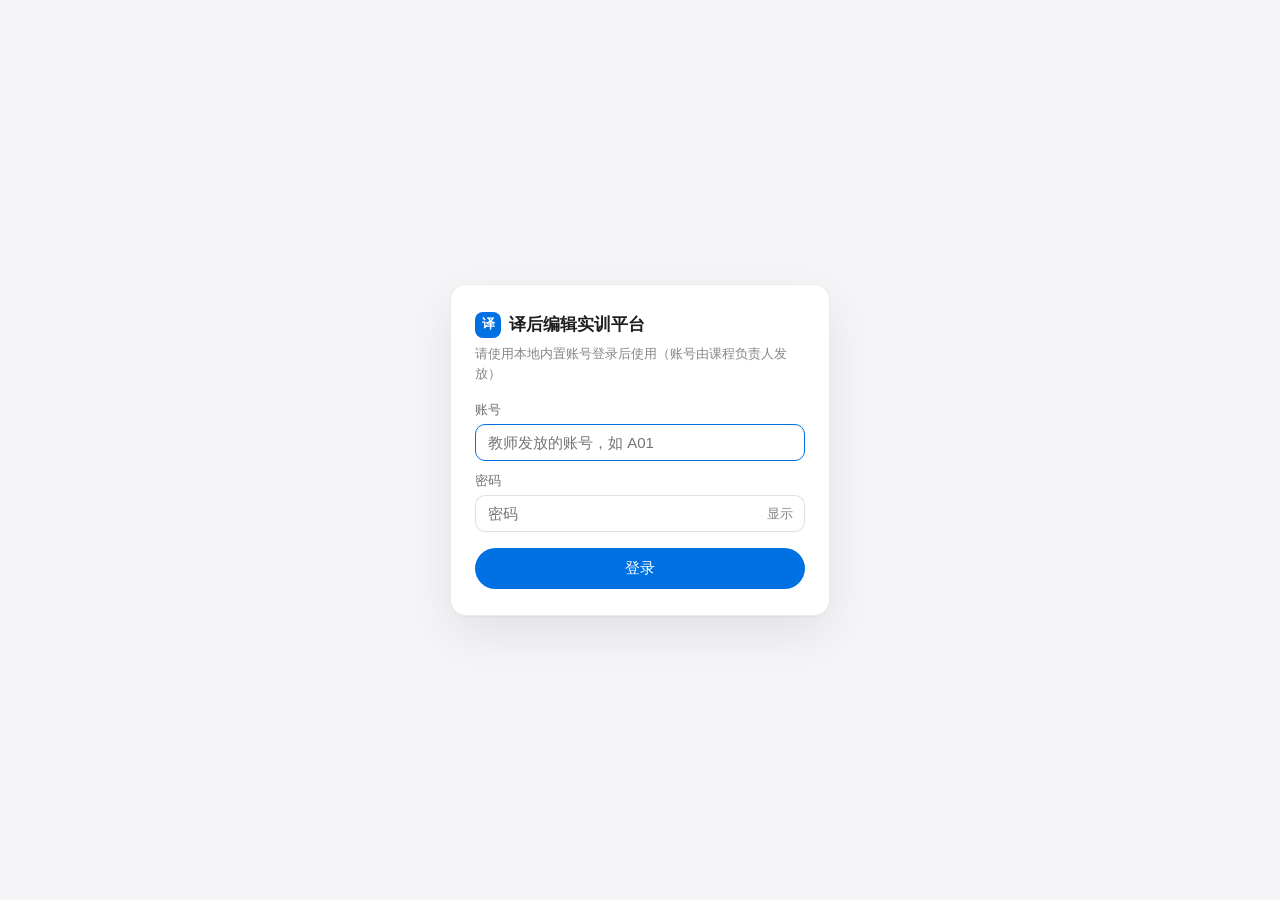
<file: pe-exam.html>
<!DOCTYPE html>
<html lang="zh-CN">
<head>
<meta charset="UTF-8">
<meta name="viewport" content="width=device-width, initial-scale=1.0, viewport-fit=cover">
<title>③ 测 · 仿真训练 · 译后编辑答题界面</title>
<meta name="description" content="全真译后编辑仿真测评：整页独占、防作弊、倒计时、TER 分与结果画像。">
<meta property="og:type" content="website">
<meta property="og:site_name" content="译后编辑实训平台">
<meta property="og:title" content="③ 测 · 仿真训练（官方赛场界面还原）">
<meta property="og:description" content="整页独占、防作弊、倒计时、TER 分与结果画像。">
<meta property="og:url" content="https://hank-hunau.github.io/linkhanyou-pe/pe-exam.html">
<meta property="og:image" content="https://hank-hunau.github.io/linkhanyou-pe/icon-512.png">
<link rel="manifest" href="manifest.json">
<meta name="theme-color" content="#0071e3">
<link rel="icon" href="icon-192.png">
<link rel="apple-touch-icon" href="apple-touch-icon.png">
<meta name="mobile-web-app-capable" content="yes">
<meta name="apple-mobile-web-app-capable" content="yes">
<meta name="apple-mobile-web-app-title" content="译后编辑">
<link rel="stylesheet" href="ui.css">
<link rel="stylesheet" href="pe-exam.css">
</head>
<body>
<!-- 全站顶栏：浏览态常驻（与 ① 找 / ② 改 完全一致）；进入作答态由 body.answering 隐藏，
     整页独占交给仿真界面本身。pe-exam.js 会整体替换 body.innerHTML，
     所以每次重绘后由它调用 window.mtpeNavRender() 重新挂上 -->
<div id="mtpe-nav"></div>
<script src="nav.js"></script>
<div id="app"><!-- 语料分片解密期间先显示骨架，页面脚本就绪后整块替换 body -->
  <div class="boot-skeleton"><div class="sk-t"></div><div class="sk-c"></div><div class="sk-c"></div></div>
</div>
<script src="pwa.js"></script>
<!-- secure.js（密钥环 + meta 片，约 10KB）按需加载，见 unlock.js 的 sealReady()；
     本页要用的 s-tasks.js 由 corpus.js 触发按需解密 -->
<script src="unlock.js"></script>
<script src="shared.js"></script><!-- store/toast 单一正本，须在页脚本前同步加载（2026-11-02 收口） -->
<script src="supabase.js" defer></script>
<script src="supabase-sync.js?v=17b" defer></script>
<script src="help.js"></script>
<script src="data.js"></script>
<script src="corpus.js"></script>
<script>window.mtpeBoot('pe-exam.js');</script>
</body>
</html>
</file>
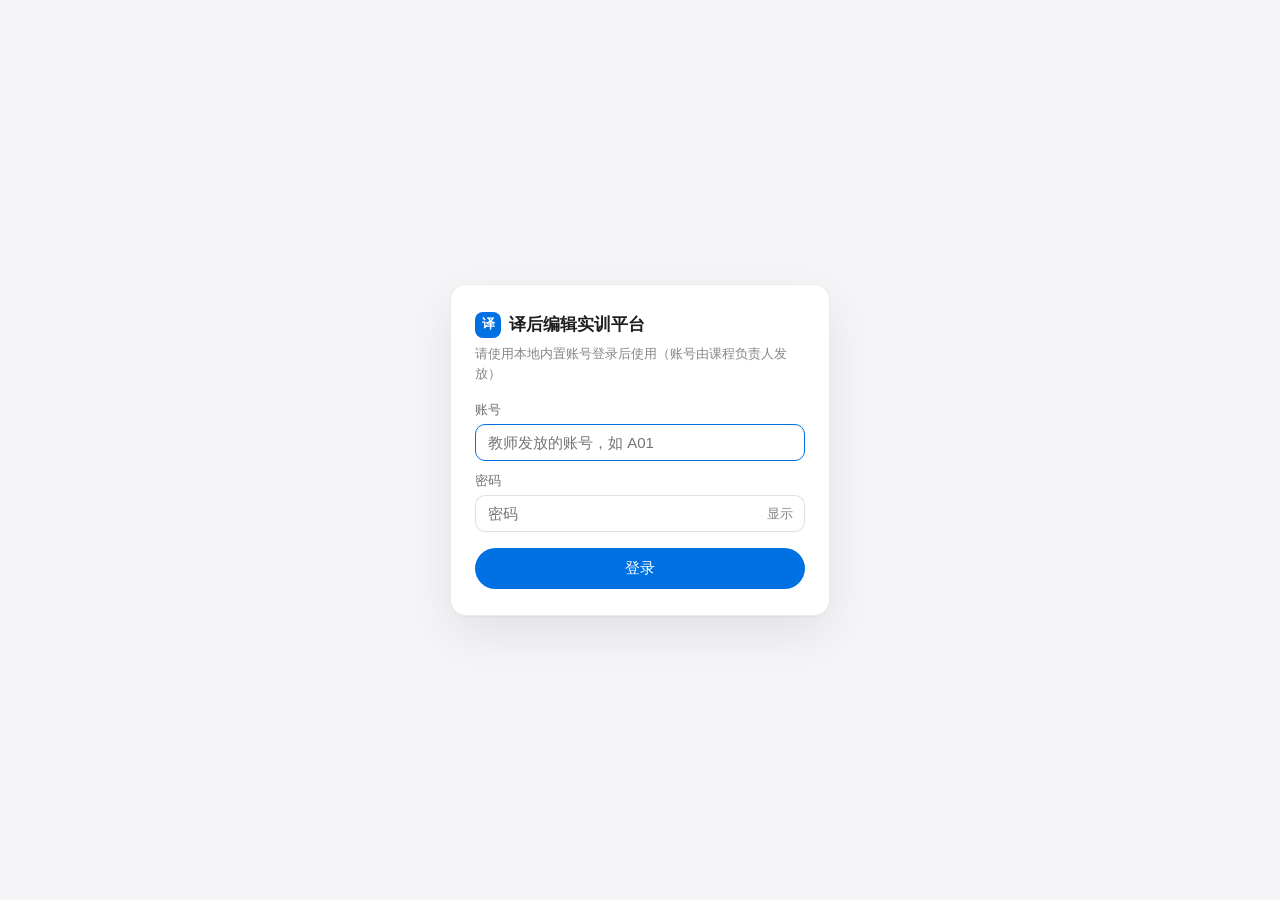
<file: practice.html>
<!DOCTYPE html>
<html lang="zh-CN">
<head>
<meta charset="UTF-8">
<meta name="viewport" content="width=device-width, initial-scale=1.0, viewport-fit=cover">
<title>② 改 · 译后编辑练习 · MTPE Trainer</title>
<meta name="description" content="在机器翻译底稿上动手改：限时练习 8/15/30 分钟或自由练习，交卷看修订率、逐段对照与参考译文点评。">
<meta property="og:type" content="website">
<meta property="og:site_name" content="译后编辑实训平台">
<meta property="og:title" content="② 改 · 译后编辑练习">
<meta property="og:description" content="在机翻底稿上动手改，交卷看修订率、逐段对照与参考译文点评。">
<meta property="og:url" content="https://hank-hunau.github.io/linkhanyou-pe/practice.html">
<meta property="og:image" content="https://hank-hunau.github.io/linkhanyou-pe/icon-512.png">
<link rel="manifest" href="manifest.json">
<meta name="theme-color" content="#0071e3">
<link rel="icon" href="icon-192.png">
<link rel="apple-touch-icon" href="apple-touch-icon.png">
<meta name="mobile-web-app-capable" content="yes">
<meta name="apple-mobile-web-app-capable" content="yes">
<meta name="apple-mobile-web-app-title" content="译后编辑">
<link rel="stylesheet" href="ui.css">
<link rel="stylesheet" href="style.css">
</head>
<body>

<div id="mtpe-nav"></div>
<script src="nav.js"></script>
<script src="pwa.js"></script>
<!-- secure.js（密钥环 + meta 片，约 10KB）按需加载，见 unlock.js 的 sealReady()；
     本页要用的 s-tasks.js 由 corpus.js 触发按需解密 -->
<script src="unlock.js"></script>
<script src="shared.js"></script><!-- store/toast 单一正本，须在页脚本前同步加载（2026-11-02 收口） -->
<script src="supabase.js" defer></script>
<script src="supabase-sync.js?v=17b" defer></script>
<script src="help.js"></script>

<main id="app"><!-- 语料分片解密期间先显示骨架，页面脚本就绪后整块替换 -->
  <div class="boot-skeleton"><div class="sk-t"></div><div class="sk-c"></div><div class="sk-c"></div><div class="sk-c"></div></div>
</main>

<div id="modal-mask" class="modal-mask hidden">
  <div class="modal" id="modal-box"></div>
</div>

<div id="toast" class="toast hidden" role="status" aria-live="polite"></div>

<script src="data.js"></script>
<script src="corpus.js"></script>
<script src="report.js"></script>
<!-- 等语料分片解密完再启动页面脚本 -->
<script>window.mtpeBoot('app.js');</script>
</body>
</html>
</file>
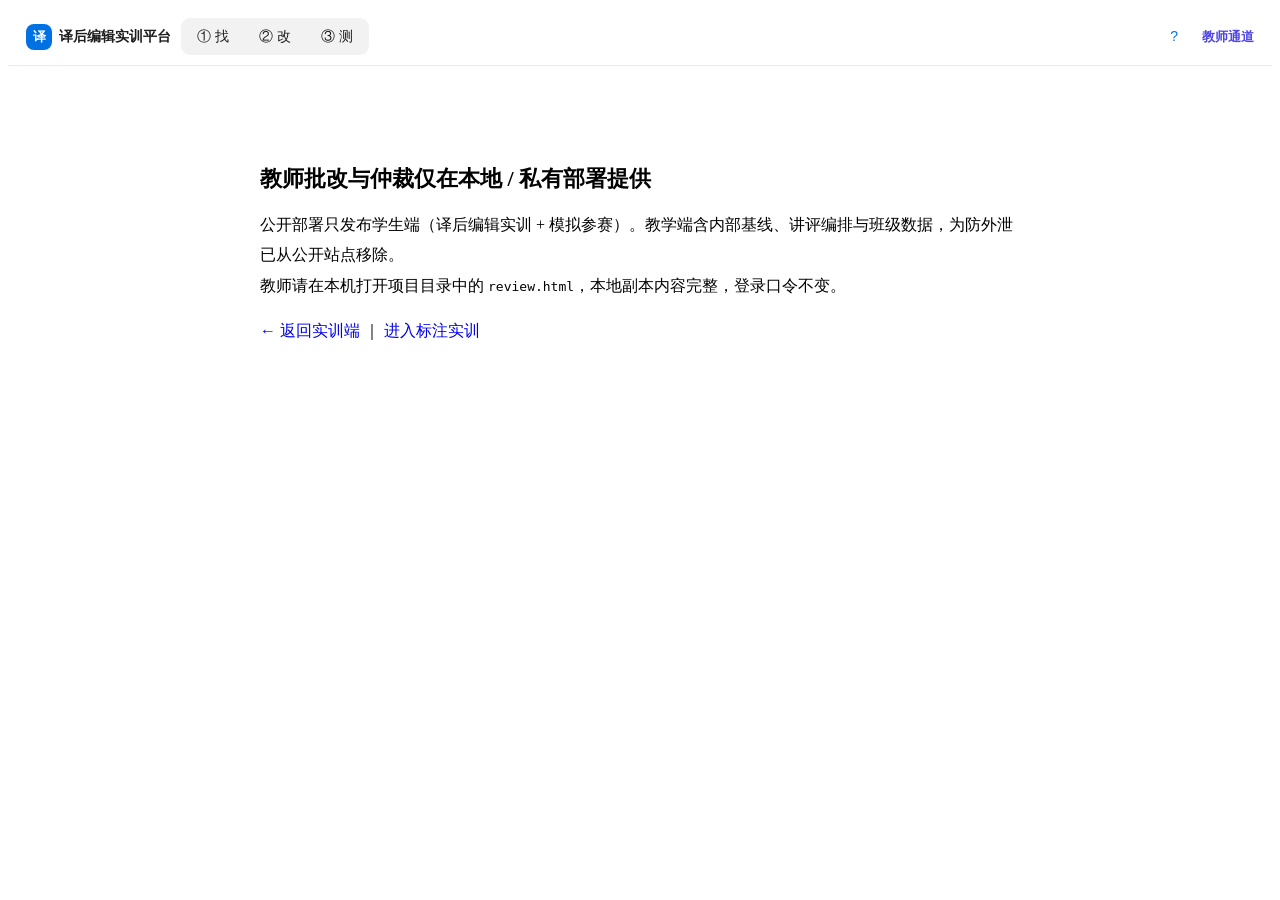
<file: review.html>
<!DOCTYPE html>
<html lang="zh-CN">
<head>
<meta charset="UTF-8">
<meta name="viewport" content="width=device-width, initial-scale=1.0">
<title>校对汇总 · 本地部署专用</title>
<link rel="stylesheet" href="style.css">
</head>
<body>
<div id="mtpe-nav"></div>
<script src="nav.js"></script>
<main id="app">
<div style="max-width:760px;margin:8vh auto;padding:0 22px">
  <h1 style="font-size:22px;margin-bottom:12px">教师批改与仲裁仅在本地 / 私有部署提供</h1>
  <p style="color:var(--text-2);line-height:1.9">
    公开部署只发布学生端（译后编辑实训 + 模拟参赛）。教学端含内部基线、讲评编排与班级数据，为防外泄已从公开站点移除。<br/>教师请在本机打开项目目录中的 <code>review.html</code>，本地副本内容完整，登录口令不变。
  </p>
  <p style="margin-top:20px"><a class="btn btn-primary" href="index.html" style="text-decoration:none">← 返回实训端</a> ｜ <a class="btn btn-ghost" href="annotate.html" style="text-decoration:none">进入标注实训</a></p>
</div>
</main>
</body>
</html>
</file>
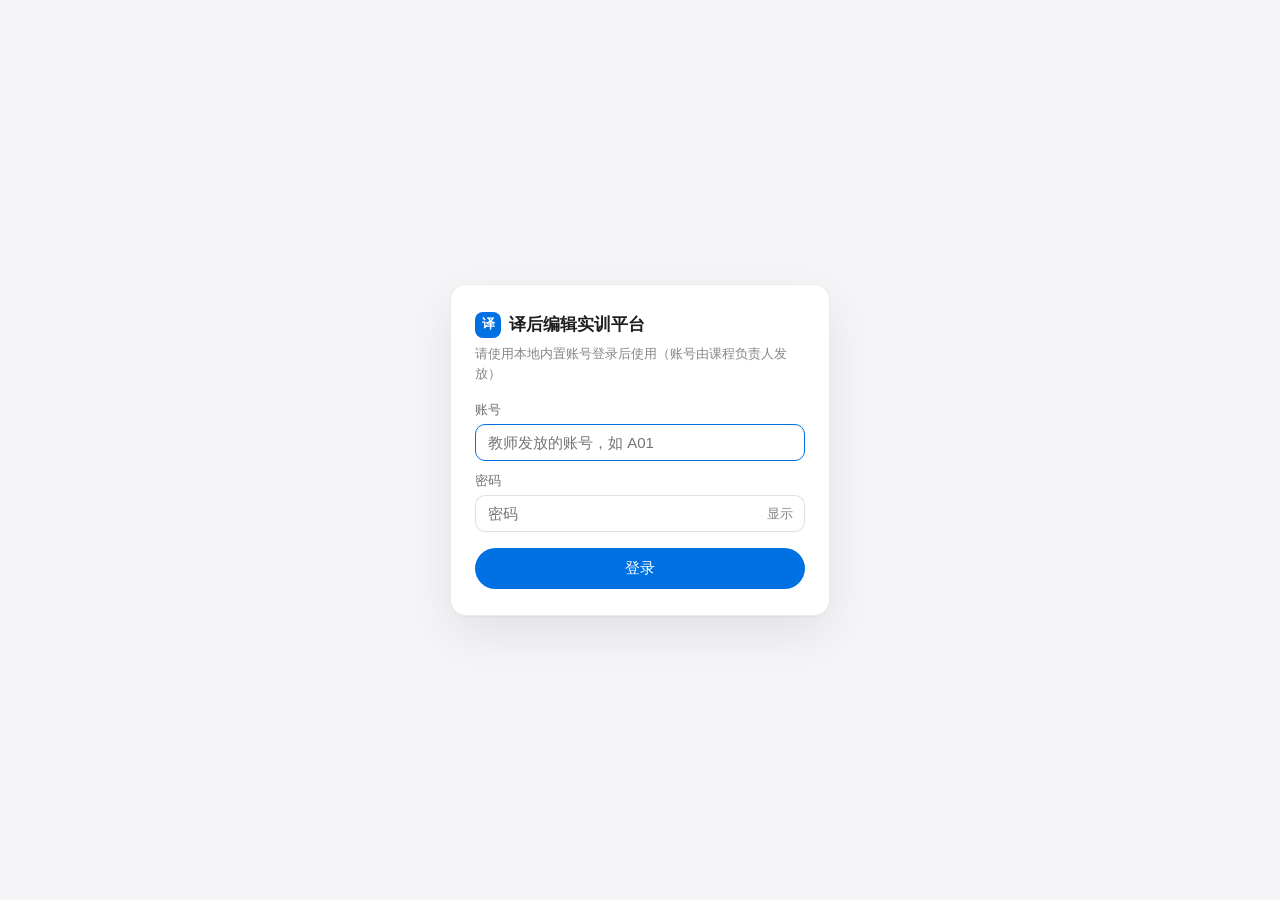
<file: settings.html>
<!DOCTYPE html>
<html lang="zh-CN">
<head>
<meta charset="UTF-8">
<meta name="viewport" content="width=device-width, initial-scale=1.0, viewport-fit=cover">
<title>我的设置 · 译后编辑实训平台</title>
<meta name="description" content="账号信息、姓名/学号、登录有效期、安装到桌面与帮助信息。">
<meta property="og:type" content="website">
<meta property="og:site_name" content="译后编辑实训平台">
<meta property="og:title" content="我的设置 · 译后编辑实训平台">
<meta property="og:description" content="账号信息、姓名/学号、登录有效期、安装到桌面与帮助信息。">
<meta property="og:url" content="https://hank-hunau.github.io/linkhanyou-pe/settings.html">
<meta property="og:image" content="https://hank-hunau.github.io/linkhanyou-pe/icon-512.png">
<link rel="manifest" href="manifest.json">
<meta name="theme-color" content="#0071e3">
<link rel="icon" href="icon-192.png">
<link rel="apple-touch-icon" href="apple-touch-icon.png">
<meta name="mobile-web-app-capable" content="yes">
<meta name="apple-mobile-web-app-capable" content="yes">
<meta name="apple-mobile-web-app-status-bar-style" content="default">
<meta name="apple-mobile-web-app-title" content="译后编辑">
<link rel="stylesheet" href="ui.css">
<link rel="stylesheet" href="style.css">
</head>
<body>

<div id="mtpe-nav"></div>
<script src="nav.js"></script>
<script src="pwa.js"></script>
<script src="unlock.js"></script>
<script src="shared.js"></script><!-- store/toast 单一正本，须在页脚本前同步加载（2026-11-02 收口） -->
<script src="supabase.js" defer></script>
<script src="supabase-sync.js?v=17b" defer></script>
<script src="help.js"></script>

<main id="app"><!-- 本页不需要语料：先给骨架，脚本就绪后整块替换 -->
  <div class="boot-skeleton"><div class="sk-t"></div><div class="sk-c"></div><div class="sk-c"></div></div>
</main>

<div id="toast" class="toast hidden" role="status" aria-live="polite"></div>

<!-- 本页不加载语料分片：只读本机 localStorage 与登录态 -->
<script>window.mtpeBoot('settings.js');</script>
</body>
</html>
</file>
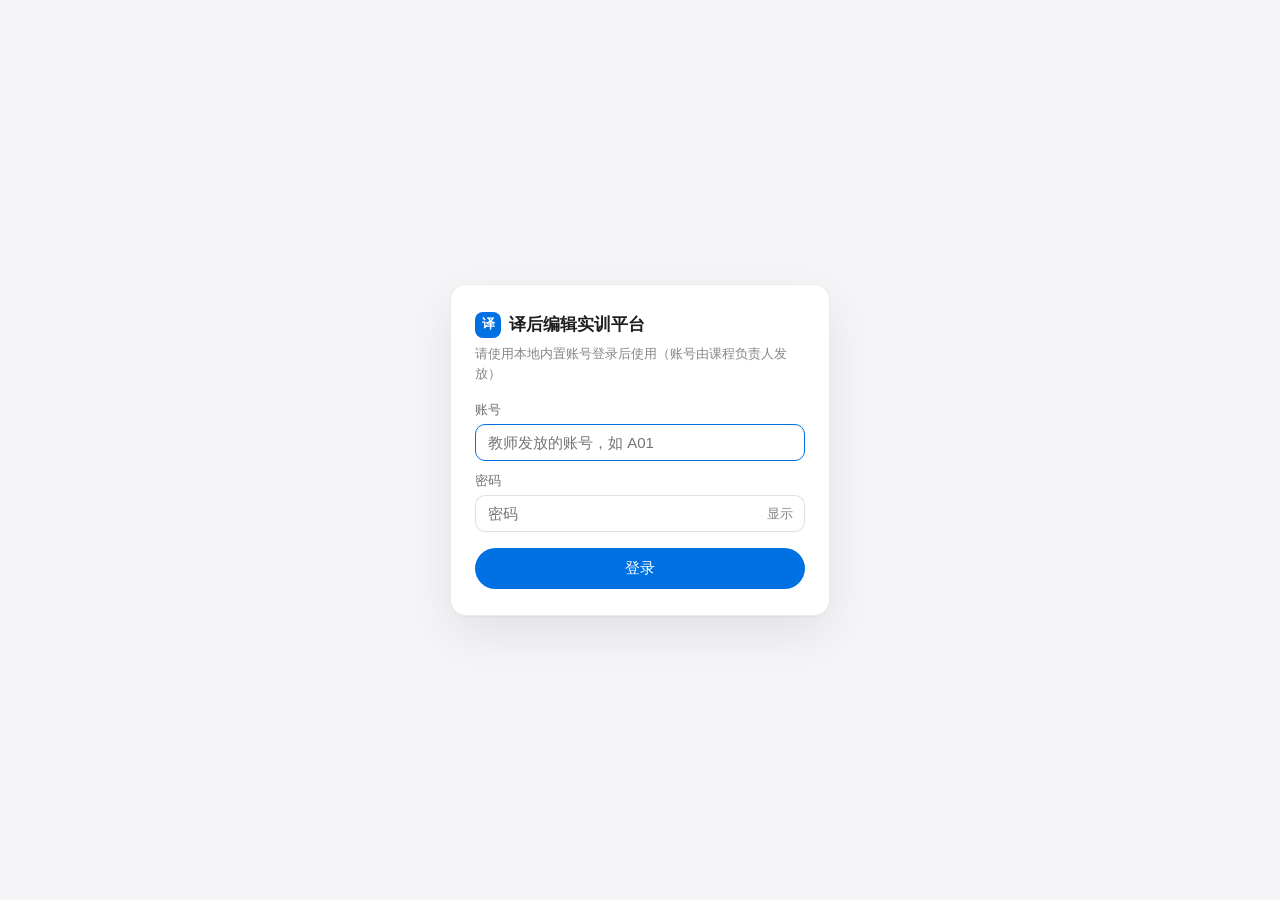
<file: stats.html>
<!DOCTYPE html>
<html lang="zh-CN">
<head>
<meta charset="UTF-8">
<meta name="viewport" content="width=device-width, initial-scale=1.0, viewport-fit=cover">
<title>我的统计 · 译后编辑实训平台</title>
<meta name="description" content="练习得分、标注能力、仿真训练画像与作业导出，都在这一页。">
<meta property="og:type" content="website">
<meta property="og:site_name" content="译后编辑实训平台">
<meta property="og:title" content="我的统计 · 译后编辑实训平台">
<meta property="og:description" content="练习得分、标注能力、仿真训练画像与作业导出。">
<meta property="og:url" content="https://hank-hunau.github.io/linkhanyou-pe/stats.html">
<meta property="og:image" content="https://hank-hunau.github.io/linkhanyou-pe/icon-512.png">
<link rel="manifest" href="manifest.json">
<meta name="theme-color" content="#0071e3">
<link rel="icon" href="icon-192.png">
<link rel="apple-touch-icon" href="apple-touch-icon.png">
<meta name="mobile-web-app-capable" content="yes">
<meta name="apple-mobile-web-app-capable" content="yes">
<meta name="apple-mobile-web-app-title" content="译后编辑">
<link rel="stylesheet" href="ui.css">
<link rel="stylesheet" href="style.css">
</head>
<body>

<div id="mtpe-nav"></div>
<script src="nav.js"></script>
<script src="pwa.js"></script>
<script src="unlock.js"></script>
<script src="shared.js"></script><!-- store/toast 单一正本，须在页脚本前同步加载（2026-11-02 收口） -->
<script src="supabase.js" defer></script>
<script src="supabase-sync.js?v=17b" defer></script>
<script src="help.js"></script>

<main id="app"><!-- 本页不需要语料，打开很快；先给骨架，脚本就绪后整块替换 -->
  <div class="boot-skeleton"><div class="sk-t"></div><div class="sk-c"></div><div class="sk-c"></div></div>
</main>

<div id="toast" class="toast hidden" role="status" aria-live="polite"></div>

<!-- 本页不加载 data.js / corpus.js：统计只用本机 localStorage 里的记录，不需要语料分片 -->
<script src="report.js"></script>
<script>window.mtpeBoot('stats.js');</script>
</body>
</html>
</file>
<file: ui.css>
/* ============================================================
 * ui.css — 全站设计底座（2026-10-12）
 *
 * 四个页面都**先**加载本文件，再加载各自的页面样式。
 *
 * 为什么要有这一层：此前每个页面各写一套设计变量与按钮，
 * 后果是"改 / 找 的按钮是 980px 胶囊、测 的按钮是 8px 圆角矩形"、
 * 同一个"警告框"三种底色、顶栏的蓝和页面的蓝不是一个蓝。
 * 现在颜色 / 圆角 / 字号 / 间距 / 阴影只有一份定义，改一处三页同步。
 *
 * 页面专属的版式（作答区、考场外壳、图表、统计表格）仍留在各自文件里。
 * 主色：苹果蓝 #0071e3（2026-10-12 定）。
 * ============================================================ */

/* ---------- 1. 设计变量：全站唯一一份 ---------- */
:root{
  /* 主色 */
  --primary:#0071e3; --primary-dark:#0058b0; --primary-light:#eaf3fd;
  /* 语义色（琥珀比原来的 #d97706 深一档：原色配 #fef3e2 底只有 2.90 对比度，小字读不清） */
  --green:#1c6e31; --green-bg:#e6f4ea;
  --red:#d70015; --red-bg:#fdeced;
  --amber:#a35a00; --amber-bg:#fdf0e3;
  /* 中性色 */
  --bg:#f5f5f7; --bg-soft:#f7f9fd; --card:#fff; --border:rgba(0,0,0,.08);
  /* --bg-soft（2026-11-02 第三批）：软内衬底唯一 token——曾散落 5 个近白变体
     （f0f0f2/f8f9fd/fafbfc/f7f9fd/f4f6fb 等），肉眼难辨却各自漂移。
     保留例外：style.css 首页 hero 渐变端点、pe-exam.css .seg-row.cur 当前段蓝底。 */
  --text:#1d1d1f; --text-2:#515154; --muted:#6e6e73; --sk:rgba(0,0,0,.06);
  /* 步骤色：只用在 .step-tag，三页一眼看出自己在第几步 */
  --step1:#0f766e; --step1-bg:#e6f5f3;
  --step2:#0058b0; --step2-bg:#eaf3fd;
  --step3:#1a5fd0; --step3-bg:#eaf2ff;
  /* 圆角四档 */
  --r-sm:8px; --r-md:10px; --r-lg:14px; --r-pill:999px; --radius:14px;
  /* 圆角补充档（2026-10-19 扩档）：原先散在页面里的 2/3/6/12px 各有明确用途，
     不是随手写的，统一收口。命名说明用途，避免"为了套档而套档"。 */
  --r-xs:3px;   /* 小色块：点阵进度点、选中标记的圆角部分 */
  --r-sm2:6px;  /* 小标签：.meta .tag、sev-opt未选中态 */
  --r-md2:12px; /* 中卡片：与 --r-lg 同族，出现在嵌套卡片里 */
  --r-xl:16px;  /* 大浮层：标注面板（抽屉态圆角） */
  --r-22:22px;  /* 大圆角浮层：工作台聚焦卡（原 22px 硬编码，第④步 token 收敛） */
  /* 字号七档（2026-10-19 扩档）
     五档不够用的原因：①找 作答页要做「主次分层」——原文是参考、译文是操作对象，
     两者必须不同字号（15 vs 17），且 17px 是中文正文舒适阅读的下限，不宜归并。
     档位命名按用途而非大小排列，改档时不会误伤主次关系。 */
  --fs-2xs:12px; /* 极辅助：键位提示、时间戳 */
  --fs-xs:12.5px; /* 辅助：图例、.muted、元信息 */
  --fs-sm:13.5px; /* 次要正文：标注列表项 */
  --fs-base:15px; /* 通用正文：原文、表单控件 */
  --fs-read:17px; /* ★ 阅读正文：译文（操作对象，全站最大的正文）*/
  --fs-lg:20px;   /* 小标题 */
  --fs-xl:24px;   /* 大标题 */
  --fs-14:14px; --fs-22:22px; --fs-26:26px; --fs-30:30px; --fs-11:11px; --fs-23:23px; /* 收敛 style.css/pe-exam.css 硬编码字号（第④步 token 收敛，2026-10-22） */
  /* 兼容别名：老代码写 --fs-md 的仍指到通用正文 */
  --fs-md:var(--fs-base);
  /* 行高三档：与字号配套，避免每处自己写 1.6/1.8 */
  --lh-tight:1.4;   /* 标签、徽标 */
  --lh-normal:1.6;  /* 通用正文 */
  --lh-read:1.8;    /* 长段落阅读（译文用它） */
  /* 响应式专用字号三档（2026-10-19）
     只在窄屏断点里用。与主档分开命名，是为了让"改主档"和"改窄屏"互不牵连——
     窄屏减字号是为了省横向空间，与阅读档位是两件事。 */
  --fs-narrow-ref:14.5px;  /* 窄屏原文 */
  --fs-narrow-read:16.5px; /* 窄屏译文（仍 > 原文，主次不能塌） */
  --fs-touch:16px;         /* 触屏输入框：≥16px 否则 iOS 聚焦时自动放大页面 */
  --r-xs2:2px;             /* 极小圆角：抽屉抓手条 */
  /* 间距六档 */
  --sp-1:4px; --sp-2:8px; --sp-3:12px; --sp-4:16px; --sp-5:24px; --sp-6:32px;
  /* 阴影两档 */
  --shadow:0 1px 2px rgba(0,0,0,.04),0 8px 24px rgba(0,0,0,.05);
  --shadow-lg:0 20px 60px rgba(0,0,0,.2);
  /* ---- 兼容别名：页面样式里用的还是这些老名字，指到同一套变量，避免两套色 ---- */
  --yc:var(--primary); --ycd:var(--primary-dark); --ycl:var(--primary-light);
  --bd:var(--border); --tx:var(--text); --tx2:var(--text-2); --mut:var(--muted);
  --g:var(--green); --gb:var(--green-bg);
  --r:var(--red); --rb:var(--red-bg);
  --a:var(--amber); --ab:var(--amber-bg);
  --an:var(--step1); --and:#0d5f59; --anl:var(--step1-bg);
}

/* ---------- 2. 基础 ---------- */
*,*::before,*::after{box-sizing:border-box;margin:0;padding:0}
/* 滚动条预留位：展开"更多届次"等内容高度变化导致滚动条出现/消失时，
   视口宽度不再随之增减 ~15-17px，居中容器不再左右跳动（2026-10-19）。
   实测（本机有头 Chromium，经典滚动条 15px）：
   - scrollbar-gutter:stable 在根元素上不预留（Chromium 根元素怪癖，配 overflow-y:auto 也不行）；
   - overflow-y:scroll 全程恒定（1280 视口下内容区稳定 1265），跳动 0px。
   代价：短页面右侧常驻一条浅色滚动条轨道，换来全站零布局跳动。
   移动端浏览器滚动条为 overlay 型，此规则无视觉影响。 */
html{overflow-y:scroll}
body{
  font-family:-apple-system,BlinkMacSystemFont,"SF Pro Text","SF Pro Display","PingFang SC","Helvetica Neue","Microsoft YaHei",sans-serif;
  background:var(--bg); color:var(--text); font-size:var(--fs-md); line-height:1.6;
  -webkit-font-smoothing:antialiased;
}
h1,h2,h3{letter-spacing:-.01em;font-weight:600}
.hidden{display:none!important}
button{font-family:inherit;cursor:pointer}
input,select,textarea{border-radius:var(--r-md);border:1px solid var(--border);font-family:inherit}
table{border-collapse:separate;border-spacing:0}
th,td{border-color:var(--border)}
img,svg{max-width:100%}

/* ---------- 3. 焦点态：键盘走一遍必须看得见 ---------- */
:focus-visible{outline:2px solid var(--primary);outline-offset:2px}
a:focus-visible,button:focus-visible,input:focus-visible,select:focus-visible,
textarea:focus-visible,summary:focus-visible,[tabindex]:focus-visible{outline:2px solid var(--primary);outline-offset:2px;border-radius:var(--r-sm)}
@media (prefers-reduced-motion:reduce){*,*::before,*::after{animation-duration:.001ms!important;transition-duration:.001ms!important}}

/* ---------- 4. 按钮：一套写法，改/找/测 完全一致 ---------- */
.btn{
  border:none;border-radius:var(--r-pill);padding:8px 16px;font-size:var(--fs-sm);font-weight:500;
  display:inline-flex;align-items:center;gap:5px;transition:filter .15s ease,background .15s ease;
  text-decoration:none;line-height:1.6;
}
.btn:hover{filter:brightness(1.05)}
.btn:disabled{opacity:.5;cursor:not-allowed}
.btn-primary,.btn-p{background:var(--primary);color:#fff}
.btn-primary:hover,.btn-p:hover{background:var(--primary-dark);filter:none}
.btn-outline,.btn-o{background:#fff;color:var(--primary-dark);border:1px solid var(--primary)}
.btn-outline:hover,.btn-o:hover{background:var(--primary-light)}
.btn-ghost,.btn-g{background:#eef1f7;color:var(--text-2)}
.btn-ghost:hover,.btn-g:hover{background:#e5e9f3}
.btn-danger,.btn-r{background:var(--red-bg);color:var(--red)}

/* ---------- 5. 标签 ---------- */
.tag{display:inline-block;padding:2px 10px;border-radius:var(--r-pill);font-size:var(--fs-xs);font-weight:600;white-space:nowrap}
.tag.pair{background:var(--primary-light);color:var(--primary-dark)}
.tag.domain{background:var(--green-bg);color:var(--green)}
.tag.custom,.tag.need{background:var(--amber-bg);color:var(--amber)}
.tag.blue{background:var(--primary-light);color:var(--primary-dark)}
.tag.teal{background:var(--step1-bg);color:var(--step1)}
.tag.diff.easy{background:var(--green-bg);color:var(--green)}
/* ③ MQM 金标准标记：按最高严重度着色（Minor 蓝 / Major 琥珀 / Critical 红），复用语义色 token */
.tag.mqm{padding:2px 10px;border-radius:var(--r-pill);font-size:var(--fs-xs);font-weight:600;white-space:nowrap}
.tag.mqm.minor{color:var(--primary);background:var(--primary-light)}
.tag.mqm.major{color:var(--amber);background:var(--amber-bg)}
.tag.mqm.crit{color:var(--red);background:var(--red-bg)}
.tag.diff.medium{background:var(--amber-bg);color:var(--amber)}
.tag.diff.hard{background:var(--red-bg);color:var(--red)}
.tag.gray{background:var(--bg-soft);color:var(--text-2)}

/* ---------- 6. 步骤标签（作答栏左端） ---------- */
.step-tag{
  display:inline-flex;align-items:center;font-size:var(--fs-xs);font-weight:700;line-height:1.5;
  color:var(--step2);background:var(--step2-bg);border-radius:var(--r-pill);padding:3px 12px;white-space:nowrap;
}
.step-tag.s1{color:var(--step1);background:var(--step1-bg)}
.step-tag.s2{color:var(--primary-dark);background:var(--step2-bg)}
.step-tag.s3{color:var(--step3);background:var(--step3-bg)}

/* ---------- 7. 广场页头与卡片（改 / 测 共用同一套） ---------- */
.plaza-head{margin-bottom:var(--sp-5)}
.plaza-head h2{font-size:22px}
.plaza-head p{color:var(--text-2);font-size:14px;margin-top:var(--sp-1)}
.page-s{color:var(--muted);font-size:13px;margin-bottom:var(--sp-4)}
.filter-row{display:flex;align-items:center;gap:6px;margin:2px 0 16px;flex-wrap:wrap}
.diff-select{font:14px/1.4 -apple-system,BlinkMacSystemFont,"PingFang SC","Microsoft YaHei",sans-serif;padding:6px 10px;border:1px solid rgba(0,0,0,.14);border-radius:var(--r-sm);background:#fff;color:var(--text-2)}
.page-t{font-size:var(--fs-lg);font-weight:700;margin-bottom:var(--sp-1)}
.task-grid{display:grid;grid-template-columns:repeat(auto-fill,minmax(330px,1fr));gap:var(--sp-4)}
.task-card{
  background:var(--card);border:1px solid var(--border);border-radius:var(--r-lg);
  padding:18px 20px;box-shadow:var(--shadow);display:flex;flex-direction:column;gap:var(--sp-3);
}
.task-card .t-head{display:flex;justify-content:space-between;align-items:flex-start;gap:var(--sp-2)}
.task-card h3{font-size:16px}
.task-card .meta{font-size:var(--fs-xs);color:var(--text-2);display:flex;gap:var(--sp-3);flex-wrap:wrap;align-items:center}
.task-actions{display:flex;gap:var(--sp-2);margin-top:auto;padding-top:6px;flex-wrap:wrap;align-items:center}
.draft-tip{font-size:12px;color:var(--amber)}

/* ---------- 8. 提示块 ---------- */
.warn-box{background:var(--red-bg);color:var(--red);border-radius:var(--r-sm);padding:10px 12px;font-size:13px;margin-top:var(--sp-2)}
.info-box{background:var(--primary-light);color:var(--primary-dark);border-radius:var(--r-sm);padding:10px 12px;font-size:13px;margin-top:var(--sp-2)}

/* ---------- 9. 弹窗（三种叫法都指向同一套） ---------- */
.mask,.modal-mask{
  position:fixed;inset:0;background:rgba(20,26,45,.45);z-index:100;
  display:flex;align-items:center;justify-content:center;padding:20px;
}
.modal{
  background:var(--card);border-radius:var(--r-lg);padding:22px 24px;width:min(440px,92vw);
  box-shadow:var(--shadow-lg);max-height:86vh;overflow:auto;scrollbar-width:none;
}
/* 弹窗滚动条隐形（2026-11-02）：方形滚动条压在圆角上，四角破相；滚轮/触摸滚动不受影响 */
.modal::-webkit-scrollbar,#mtpe-help .hp-card::-webkit-scrollbar{display:none}
.modal h3{font-size:17px;margin-bottom:var(--sp-3)}
.modal .m-actions{display:flex;gap:var(--sp-2);justify-content:flex-end;margin-top:18px;flex-wrap:wrap}

/* ---------- 10. Toast（两种叫法统一） ---------- */
.toast,#toast{
  position:fixed;bottom:28px;left:50%;transform:translateX(-50%);background:#1f2430;color:#fff;
  padding:10px 18px;border-radius:var(--r-md);font-size:13px;z-index:200;pointer-events:none;
  box-shadow:0 8px 24px rgba(0,0,0,.25);transition:opacity .2s;
}
/* 空壳强制隐藏：显隐只靠 opacity 时，空容器（无文字）会在触发竞态/重建瞬间
   露出深色胶囊（2026-10-19 用户截图）——没有内容就永远不渲染。 */
#toast:empty,.toast:empty{display:none!important}

/* ---------- 10b. 行内图标（2026-11-02 统一）：链接尾箭头 / 帮助 / 下载等
   12px 跟随文字色（currentColor），替代散落的「→ ? ⬇」文字符号 ---------- */
svg.ic{width:12px;height:12px;fill:none;stroke:currentColor;stroke-width:1.8;stroke-linecap:round;stroke-linejoin:round;vertical-align:-1.5px;margin-left:2px}

/* ---------- 11. 空态 ---------- */
.empty-tip{text-align:center;color:var(--muted);padding:40px 0}

/* ---------- 12. 表格式内容的横向滚动（窄屏不再挤压） ---------- */
.tbl-scroll{overflow-x:auto;-webkit-overflow-scrolling:touch}
.tbl-scroll table{min-width:600px}

/* ---------- 13. 作答态：沉浸（三页同一条规则） ----------
   2026-10-18 工作台外壳化：#app 已移入 #mtpe-nav 内（shell 结构），
   不能再隐藏整个 #mtpe-nav（会把主内容一起藏掉）——侧栏隐藏由
   nav.js 内联的 body.answering .wb-side{display:none} 承担。 */
body.answering{--mtpe-nav-h:0px}
/* ---------- 13b. 主栏两档（2026-10-19 定案） ----------
   阅读档 1180px：统计/设置/广场（main 与各页 .wrap 已统一到 1180）；
   作答档全宽：作答态解除限宽，作答界面占满整屏（每侧保底 24px 内距）。 */
body.answering main { max-width: none; }
body.answering .wrap { max-width: none; padding-left: 24px; padding-right: 24px; }

/* ---------- 14. 启动骨架：语料分片解密期间不再是一片空白 ---------- */
.boot-skeleton{max-width:1180px;margin:0 auto;padding:28px 20px}
.boot-skeleton .sk-t{height:22px;width:190px;border-radius:var(--r-sm);background:var(--sk);margin-bottom:18px}
.boot-skeleton .sk-c{height:108px;border-radius:var(--r-lg);background:var(--sk);margin-bottom:14px}
.boot-skeleton .sk-t,.boot-skeleton .sk-c{animation:sk-pulse 1.2s ease-in-out infinite}
@keyframes sk-pulse{0%,100%{opacity:.55}50%{opacity:1}}
@media (prefers-reduced-motion:reduce){.boot-skeleton .sk-t,.boot-skeleton .sk-c{animation:none}}

/* ---------- 15. 统一断点（页面自己的特殊版式仍可在各自文件里另加） ---------- */
@media (max-width:960px){
  .task-grid{gap:var(--sp-3)}
}
@media (max-width:760px){
  .plaza-head h2{font-size:var(--fs-lg)}
}
@media (max-width:620px){
  .task-grid{grid-template-columns:1fr}
  .task-card{padding:14px 16px}
  .modal{padding:18px 16px;width:100%}
  .boot-skeleton{padding:20px 14px}
}
</file>
<file: style.css>
/* ============ ② 改 · 页面专属样式 ============
   设计变量、基础重置、按钮 / 标签 / 卡片 / 弹窗 / Toast / 空态 / 焦点态
   都已在共用的 ui.css 里（本页先加载 ui.css，再加载本文件）。
   本文件只保留"改"这一页自己的版式：顶栏、三步走导引、作答区、统计与图表、首页各板块。 */

/* ---------- 顶栏 ---------- */
.topbar {
  background: var(--card); border-bottom: 1px solid var(--border);
  display: flex; align-items: center; justify-content: space-between;
  padding: 12px 28px; position: sticky; top: 0; z-index: 50;
}
.brand { display: flex; align-items: center; gap: 12px; cursor: pointer; }
.logo {
  width: 42px; height: 42px; border-radius: var(--r-md); background: linear-gradient(135deg, var(--primary), #6c8cff);
  color: #fff; font-size: var(--fs-22); font-weight: 700; display: flex; align-items: center; justify-content: center;
}
.brand h1 { font-size: var(--fs-read); font-weight: 700; }
.brand .sub { font-size: var(--fs-2xs); color: var(--muted); }
/* （2026-10-17 修复）原 `nav { display:flex }` 元素选择器会误伤工作台侧栏
   <nav class="wb-nav">，导致 7 个导航项横排挤压、文字竖排。顶栏现用
   div.mtpe-nav（nav.js 内联自带样式），此规则已无服务对象，删除。 */
.nav-link {
  padding: 8px 14px; border-radius: var(--r-sm); cursor: pointer; color: var(--text-2);
  font-size: var(--fs-14); user-select: none;
}
.nav-link:hover { background: var(--primary-light); color: var(--primary-dark); }
.nav-link.active { background: var(--primary-light); color: var(--primary-dark); font-weight: 600; }
.nickname-badge {
  margin-left: 10px; padding: 6px 12px; border-radius: var(--r-pill); background: var(--primary-light);
  color: var(--primary); font-size: var(--fs-sm); cursor: pointer;
}

main { max-width: 1180px; margin: 0 auto; padding: 26px 20px 60px; }
/* 工作台首页铺满全屏：只豁免外层 <main id=app> 的元素级限宽。
   不能写 body.wb-home main —— 会连内层 main.wb-main 的限宽/边距一起清零
   （specificity 0,1,2 盖过 .wb-main 的 0,1,0，2026-10-17 三连误伤教训）。 */
body.wb-home #app { max-width: none; margin: 0; padding: 0; }

/* 广场页头、卡片、标签、按钮、提示块：见 ui.css（三页共用一份） */

/* ---------- 实训端：三步走导引（找 → 改 → 考） ---------- */
.step-strip { display: grid; grid-template-columns: repeat(auto-fit, minmax(250px, 1fr)); gap: 10px; margin-top: 12px; }
.step-card {
  display: flex; flex-direction: column; gap: 4px; padding: 12px 14px;
  border: 1px solid var(--border); border-radius: var(--radius); background: var(--card);
  box-shadow: var(--shadow); text-decoration: none; color: inherit; transition: border-color .15s;
}
.step-card:hover { border-color: var(--primary); }
.step-card b { font-size: var(--fs-14); color: var(--primary); }
.step-card span { font-size: var(--fs-xs); color: var(--text-2); line-height: 1.55; }

/* ---------- 答题界面 ---------- */
.exam-top {
  background: var(--card); border: 1px solid var(--border); border-radius: var(--radius);
  box-shadow: var(--shadow); padding: 12px 18px; margin-bottom: 14px;
  display: flex; align-items: center; justify-content: space-between; gap: 14px; flex-wrap: wrap;
  position: sticky; top: calc(var(--mtpe-nav-h, 57px) + 6px); z-index: 40;
}
/* 作答态隐藏顶栏的规则在 ui.css（三页同一条） */
.exam-title { font-size: var(--fs-base); font-weight: 700; display: flex; align-items: center; gap: 10px; flex-wrap: wrap; }
/* .step-tag 在 ui.css（带 s1/s2/s3 三档步骤色） */
.timer { font-size: var(--fs-lg); font-weight: 700; font-variant-numeric: tabular-nums; color: var(--primary); }
.timer.warn { color: var(--red); }
.progress-wrap { display: flex; align-items: center; gap: 10px; }
.progress-bar { width: 160px; height: 8px; border-radius: var(--r-pill); background: #e8ecf5; overflow: hidden; }
.progress-fill { height: 100%; background: var(--primary); border-radius: var(--r-pill); transition: width .3s; }
.cheat-badge { font-size: var(--fs-2xs); color: var(--red); background: var(--red-bg); padding: 3px 10px; border-radius: var(--r-pill); }

.exam-layout { display: grid; grid-template-columns: 1fr 290px; gap: 14px; align-items: start; }
@media (max-width: 900px) { .exam-layout { grid-template-columns: 1fr; } }

.seg-table { background: var(--card); border: 1px solid var(--border); border-radius: var(--radius); overflow: hidden; box-shadow: var(--shadow); }
.seg-row { display: grid; grid-template-columns: 44px 1fr 1fr; border-bottom: 1px solid var(--border); }
.seg-row.header { background: var(--bg-soft); font-size: var(--fs-xs); color: var(--muted); font-weight: 600; }
.seg-row.current { outline: 2px solid var(--primary); outline-offset: -2px; border-radius: var(--r-xs); }
.seg-num { padding: 12px 8px; text-align: center; color: var(--muted); font-size: var(--fs-sm); border-right: 1px solid var(--border); display: flex; flex-direction: column; align-items: center; gap: 4px; }
.seg-status { font-size: var(--fs-11); }
.seg-status.done { color: var(--green); }
.seg-cell { padding: 10px 14px; font-size: var(--fs-14); display: flex; flex-direction: column; }
.seg-cell > .seg-hint { font-size: var(--fs-2xs); color: var(--muted); font-weight: 400; }
.seg-cell.src { border-right: 1px solid var(--border); color: var(--text); }
.seg-cell.src mark { background: #fff3bf; padding: 0 2px; border-radius: var(--r-xs); cursor: pointer; }
.seg-cell textarea {
  width: 100%; min-height: 52px; border: 1px solid var(--border); border-radius: var(--r-sm);
  padding: 8px 10px; font-family: inherit; font-size: var(--fs-14); line-height: 1.7; resize: none; background: var(--bg-soft);
  flex: 1;
}
.seg-cell textarea:focus { outline: none; border-color: var(--primary); background: #fff; }
.seg-cell textarea.empty-mt { color: var(--muted); font-style: italic; }

.side-panel { display: flex; flex-direction: column; gap: 12px; position: sticky; top: calc(var(--mtpe-nav-h, 57px) + 73px); }
.panel { background: var(--card); border: 1px solid var(--border); border-radius: var(--radius); box-shadow: var(--shadow); padding: 14px 16px; }
.panel h4 { font-size: var(--fs-sm); margin-bottom: 8px; display: flex; justify-content: space-between; align-items: center; }
.term-item {
  display: flex; justify-content: space-between; gap: 8px; padding: 6px 8px; border-radius: var(--r-sm2);
  font-size: var(--fs-sm); cursor: pointer; align-items: center;
}
.term-item:hover { background: var(--primary-light); }
.term-item .s { color: var(--text); word-break: break-all; }
.term-item .t { color: var(--primary); text-align: right; word-break: break-all; }
.term-filter {
  width: 100%; border: 1px solid var(--border); border-radius: var(--r-sm2); padding: 5px 9px;
  font-size: var(--fs-xs); font-family: inherit; margin-bottom: 8px;
}
.tips-list { font-size: var(--fs-xs); color: var(--text-2); padding-left: 18px; }
.tips-list li { margin-bottom: 5px; }
.kbd-hint { font-size: var(--fs-2xs); color: var(--muted); line-height: 1.9; }
.kbd { background: #eef1f7; border: 1px solid #d9deea; border-bottom-width: 2px; border-radius: var(--r-xs); padding: 0 5px; font-size: var(--fs-11); font-family: Consolas, monospace; }

/* ---------- 成绩页 ---------- */
.score-hero { display: grid; grid-template-columns: repeat(auto-fit, minmax(150px, 1fr)); gap: 12px; margin-bottom: 18px; }
.stat-box { background: var(--card); border: 1px solid var(--border); border-radius: var(--radius); box-shadow: var(--shadow); padding: 16px; text-align: center; }
.stat-box .v { font-size: var(--fs-26); font-weight: 800; color: var(--primary); }
.stat-box .l { font-size: var(--fs-xs); color: var(--text-2); margin-top: 2px; }
.stat-box .v.green { color: var(--green); } .stat-box .v.red { color: var(--red); } .stat-box .v.amber { color: var(--amber); }

.review-block { background: var(--card); border: 1px solid var(--border); border-radius: var(--radius); box-shadow: var(--shadow); padding: 16px 18px; margin-bottom: 12px; }
.review-block h4 { font-size: var(--fs-14); margin-bottom: 10px; display: flex; gap: 8px; align-items: center; flex-wrap: wrap; }
.mini-tag { font-size: var(--fs-11); padding: 1px 8px; border-radius: var(--r-pill); font-weight: 600; }
.mini-tag.ok { background: var(--green-bg); color: var(--green); }
.mini-tag.edited { background: var(--primary-light); color: var(--primary); }
.rv-grid { display: grid; grid-template-columns: 1fr 1fr; gap: 10px; }
@media (max-width: 760px) { .rv-grid { grid-template-columns: 1fr; } }
.rv-cell { background: var(--bg-soft); border: 1px solid var(--border); border-radius: var(--r-sm); padding: 9px 12px; font-size: var(--fs-sm); }
.rv-cell .lab { font-size: var(--fs-11); color: var(--muted); margin-bottom: 3px; font-weight: 600; }
.rv-cell.full { grid-column: 1 / -1; }
.diff del { background: var(--red-bg); color: var(--red); text-decoration: line-through; padding: 0 2px; border-radius: var(--r-xs2); }
.diff ins { background: var(--green-bg); color: var(--green); text-decoration: none; padding: 0 2px; border-radius: var(--r-xs2); }
.note-item { font-size: var(--fs-sm); margin-top: 8px; padding: 8px 10px; border-radius: var(--r-sm); background: var(--amber-bg); }
.note-item b { color: var(--amber); margin-right: 6px; }

.board { background: var(--card); border: 1px solid var(--border); border-radius: var(--radius); box-shadow: var(--shadow); padding: 16px 18px; margin-bottom: 18px; }
.board h3 { font-size: var(--fs-touch); margin-bottom: 10px; }
.board table { width: 100%; border-collapse: collapse; font-size: var(--fs-sm); }
.board th, .board td { padding: 7px 10px; text-align: left; border-bottom: 1px solid var(--border); }
.board th { color: var(--muted); font-size: var(--fs-2xs); font-weight: 600; }
.board tr.me { background: var(--primary-light); }
.board .rank-1 { color: var(--amber); font-weight: 700; }
.board-note { font-size: var(--fs-2xs); color: var(--muted); margin-top: 8px; }

/* ---------- 统计中心 ---------- */
.chart { display: flex; align-items: flex-end; gap: 8px; height: 150px; padding: 10px 4px 0; }
.chart .bar-wrap { flex: 1; display: flex; flex-direction: column; align-items: center; gap: 4px; height: 100%; justify-content: flex-end; }
.chart .bar { width: 100%; max-width: 38px; background: linear-gradient(180deg, #6c8cff, var(--primary)); border-radius: var(--r-sm2) 5px 0 0; min-height: 3px; }
.chart .bar-v { font-size: var(--fs-11); color: var(--text-2); }
.chart .bar-l { font-size: var(--fs-11); color: var(--muted); white-space: nowrap; overflow: hidden; text-overflow: ellipsis; max-width: 60px; }

/* ---------- 导入 ---------- */
.import-grid { display: grid; grid-template-columns: 1fr 320px; gap: 16px; }
@media (max-width: 900px) { .import-grid { grid-template-columns: 1fr; } }
textarea.big {
  width: 100%; min-height: 220px; border: 1px solid var(--border); border-radius: var(--r-md);
  padding: 12px; font-family: inherit; font-size: var(--fs-sm); line-height: 1.7; resize: vertical;
}
textarea.big:focus { outline: none; border-color: var(--primary); }
.field { margin-bottom: 12px; }
.field label { display: block; font-size: var(--fs-sm); font-weight: 600; margin-bottom: 5px; color: var(--text-2); }
.field input, .field select {
  width: 100%; border: 1px solid var(--border); border-radius: var(--r-sm); padding: 8px 10px;
  font-size: var(--fs-14); font-family: inherit;
}
.field input:focus, .field select:focus { outline: none; border-color: var(--primary); }

/* 弹窗与 Toast：见 ui.css（.mask / .modal-mask / .modal / #toast 三页同一套）
   （2026-11-02 快赢批：此处旧 .toast 块已删——ui.css 版是正本，且含 :empty
   防泄漏修复；双定义曾让底部/内距参数漂移。@keyframes fadeIn 仅它使用，一并删。） */
.dur-picker { display: flex; gap: 8px; flex-wrap: wrap; }
.dur-btn { flex: 1; text-align: center; padding: 9px 6px; border: 1.5px solid var(--border); border-radius: var(--r-md); cursor: pointer; font-size: var(--fs-sm); user-select: none; }
.dur-btn.sel { border-color: var(--primary); background: var(--primary-light); color: var(--primary); font-weight: 700; }

/* 步骤徽章色归位（2026-11-02 快赢批）：.wb-mini 曾靠回退色 #0aa574/#4f46e5 兜底，
   与 token 体系的 --step1(#0f766e)/--step3(#1a5fd0) 形成"同一个①找两个绿"。
   现把 --s1/--s3 指到正本 token；若 ui.css 未加载则仍回退到原色，不会裸奔。 */
:root { --s1: var(--step1); --s3: var(--step3); }

.page-title { display: flex; justify-content: space-between; align-items: center; margin-bottom: 16px; flex-wrap: wrap; gap: 10px; }
.page-title h2 { font-size: var(--fs-lg); }
.muted { color: var(--muted); font-size: var(--fs-sm); }
/* .empty-tip 在 ui.css */

/* ---- 得分说明 / MQM 自评 ---- */
.score-note{background:var(--card);border:1px solid var(--border);border-left:4px solid var(--amber);border-radius: var(--r-md);padding:10px 14px;font-size: var(--fs-sm);color:var(--text-2);margin-bottom:16px}


/* 2026-10-12：原先这里叠了一整块「Apple 设计语言覆盖（2026-10-09）」，
   用 !important 压住按钮 / 标签 / 输入框的圆角与配色——而 pe-exam.css 从未吃到这块，
   于是"改/找 是胶囊按钮、测 是圆角矩形"。现已全部上移到共用的 ui.css，
   不再需要 !important，三页自动一致。 */

/* ---------- 一级首页（index.html） ---------- */
.home-hero { margin: 4px 0 20px; }
.home-hero h1 { font-size: var(--fs-30); line-height: 1.25; }
.home-hero p { color: var(--text-2); font-size: var(--fs-narrow-ref); margin-top: 10px; line-height: 1.85; max-width: 900px; }
.home-hero p b, .home-hero p strong { color: var(--primary); }
.home-steps .step-card { padding: 18px 18px 16px; gap: 8px; }
.home-steps .step-card b { font-size: var(--fs-touch); }
.home-steps .step-card span { font-size: var(--fs-sm); line-height: 1.7; }
.home-steps .step-card em { font-style: normal; font-size: var(--fs-2xs); color: var(--muted); margin-top: 6px; }
.home-progress { margin-top: 22px; }
.home-next {
  display: flex; gap: 14px; align-items: flex-start;
  background: var(--primary-light); border: 1px solid rgba(47, 95, 224, .22);
  border-left: 4px solid var(--primary); border-radius: var(--radius);
  padding: 14px 16px; margin: 4px 0 20px;
}
.home-next .hn-tag { font-size: var(--fs-2xs); font-weight: 600; color: var(--primary); flex-shrink: 0; padding-top: 2px; }
.home-next .hn-body { flex: 1; min-width: 0; }
.home-next .hn-why { font-size: var(--fs-14); color: var(--text); line-height: 1.7; }
.home-next .hn-act { display: flex; gap: 8px; flex-wrap: wrap; margin-top: 10px; }
.home-next .hn-tip { font-size: var(--fs-xs); color: var(--red); margin-top: 6px; }
.home-next .hn-act .btn { text-decoration: none; }
@media (max-width: 620px) { .home-next { flex-direction: column; gap: 8px; } }
.home-progress .score-hero { margin: 12px 0 4px; }
.home-last { font-size: var(--fs-sm); color: var(--text-2); margin-top: 10px; }
.home-actions { display: flex; gap: 8px; flex-wrap: wrap; margin-top: 14px; }
.home-actions .btn { text-decoration: none; }
@media (max-width: 620px) {
  .home-hero h1 { font-size: var(--fs-23); }
  .home-steps .step-card b { font-size: var(--fs-base); }
}

/* ================= 工作台首页 v2（2026-10-17 本地版，未部署）
   反向自《四六级工作台》：深靛紫侧边栏 + 浅色主区 + 渐变聚焦横幅 ================= */
.wb-app { display: flex; min-height: 100vh; background: linear-gradient(180deg, #e9ecf7 0%, #f6f7fb 240px); }
.wb-side { width: 216px; background: linear-gradient(180deg, #1e1b4b 0%, #14173d 100%); color: #d0d5dd; padding: 22px 0; flex-shrink: 0; position: sticky; top: 0; height: 100vh; display: flex; flex-direction: column; box-shadow: 4px 0 24px rgba(23, 23, 63, .15); }
.wb-logo { padding: 0 20px 16px; border-bottom: 1px solid rgba(255, 255, 255, .08); }
.wb-logo h1 { font-size: var(--fs-read); color: #fff; font-weight: 700; }
.wb-logo p { font-size: var(--fs-2xs); color: #8b94a7; margin-top: 4px; }
.wb-nav { flex: 1; overflow-y: auto; padding: 10px 0; }
.wb-nav a { display: flex; align-items: center; gap: 9px; margin: 3px 12px; padding: 10px 14px; border-radius: var(--r-md2); font-size: var(--fs-14); color: #d0d5dd; text-decoration: none; transition: all .15s ease; }
.wb-nav a svg { width: 16px; height: 16px; flex-shrink: 0; fill: none; stroke: currentColor; stroke-width: 1.7; stroke-linecap: round; stroke-linejoin: round; opacity: .88; }
.wb-nav a:hover { color: #fff; background: rgba(255, 255, 255, .06); }
.wb-nav a.on { background: linear-gradient(90deg, #4f46e5, #7c3aed); color: #fff; box-shadow: 0 4px 14px rgba(79, 70, 229, .4); font-weight: 500; }
.wb-nav .tag { margin-left: auto; background: #2f9e44; color: #fff; font-size: var(--fs-11); padding: 1px 7px; border-radius: var(--r-pill); }
.wb-foot { padding: 14px 20px 0; border-top: 1px solid rgba(255, 255, 255, .08); font-size: var(--fs-2xs); color: #8b94a7; }
/* —— 2026-10-18 全局工作台外壳：二级页主区容器 + 侧栏底部操作 —— */
.wb-content { flex: 1; min-width: 0; }
.wb-foot-acts { display: flex; flex-direction: column; gap: 2px; margin-bottom: 10px; }
.wb-foot-acts a, .wb-foot-acts .wb-acc { display: block; padding: 7px 0; font-size: var(--fs-xs); color: #d0d5dd; text-decoration: none; border-radius: var(--r-sm); }
.wb-foot-acts a:hover { color: #fff; background: rgba(255, 255, 255, .06); padding-left: 8px; padding-right: 8px; }
.wb-foot-acts .wb-acc { color: #8b94a7; cursor: default; overflow: hidden; text-overflow: ellipsis; white-space: nowrap; }
.wb-foot-acts .hidden { display: none; }
/* 作答态沉浸：侧栏整体让位，主区占满全屏（与 body.answering 隐藏顶栏同口径） */
body.answering .wb-side { display: none !important; }
body.answering .wb-app { display: block !important; }
.wb-app > .wb-content { max-width: none; }
/* 桌面全尺寸适配：常规屏铺满，超宽屏（2560+/4K）居中防拉伸 */
.wb-main { flex: 1; padding: 32px 40px 48px; min-width: 0; max-width: 1680px; margin: 0 auto; }
/* 中小桌面 / 半屏窗口（901–1280）：间距收紧、三卡自动换列 */
@media (max-width: 1280px) {
  .wb-main { padding: 26px 28px 40px; }
  .wb-hero-stats { gap: 40px; }
  .wb-grid3 { gap: 20px; }
  .wb-card, .wb-mini { margin-top: 20px; }
}
/* —— 聚焦横幅（hero）—— */
.wb-focus { background: linear-gradient(120deg, #4338ca 0%, #6d28d9 55%, #a21caf 100%); color: #fff; border-radius: var(--r-22); padding: 32px 36px; position: relative; overflow: hidden; box-shadow: 0 10px 30px rgba(67, 56, 202, .35); }
.wb-focus::before { content: ''; position: absolute; left: -40px; bottom: -90px; width: 180px; height: 180px; border-radius: 50%; background: rgba(255, 255, 255, .07); }
.wb-focus > * { position: relative; }
.wb-focus .hn-tag { font-size: var(--fs-2xs); font-weight: 600; opacity: .85; letter-spacing: .04em; }
.wb-focus .hn-why { font-size: var(--fs-14); line-height: 1.7; margin-top: 8px; opacity: .95; }
.wb-focus .hn-tip { font-size: var(--fs-xs); margin-top: 6px; color: #ffe08a; }
.wb-hero-big { font-size: var(--fs-22); font-weight: 700; margin-top: 8px; }
.wb-hero-input { display: flex; gap: 10px; margin-top: 14px; flex-wrap: wrap; }
.wb-hero-input input { flex: 1; min-width: 220px; padding: 10px 14px; border: none; border-radius: var(--r-md); font-size: var(--fs-14); font-family: inherit; }
.wb-hero-btn { display: inline-block; margin-top: 16px; background: #fff; color: #4338ca; border: none; border-radius: var(--r-pill, 999px); padding: 10px 22px; font-size: var(--fs-14); font-weight: 600; cursor: pointer; text-decoration: none; transition: transform .15s ease, box-shadow .15s ease; }
.wb-hero-btn:hover { transform: translateY(-1px); box-shadow: 0 6px 18px rgba(0, 0, 0, .18); }
.wb-hero-stats { display: flex; gap: 56px; margin-top: 22px; flex-wrap: wrap; }
.wb-hero-stats .n { font-size: var(--fs-lg); font-weight: 700; font-variant-numeric: tabular-nums; }
.wb-hero-stats .l { font-size: var(--fs-2xs); opacity: .85; margin-top: 2px; }
.wb-theory { margin-top: 16px; font-size: var(--fs-xs); color: rgba(255,255,255,.75); }
.wb-theory span { opacity: .65; margin-left: 6px; font-size: var(--fs-11); }
/* —— 主区卡片 —— */
.wb-card { background: #fff; border-radius: var(--r-xl); padding: 24px 26px; box-shadow: 0 1px 3px rgba(16, 24, 40, .08); margin-top: 26px; }
.wb-card h3 { font-size: var(--fs-base); margin-bottom: 10px; color: var(--text, #1d1d1f); }
.wb-last { font-size: var(--fs-sm); color: var(--text-2, #6e6e73); line-height: 2; }
.wb-grid3 { display: grid; grid-template-columns: repeat(auto-fit, minmax(280px, 1fr)); gap: 26px; }
.wb-mini { background: #fff; border-radius: var(--r-xl); padding: 22px 24px; box-shadow: 0 1px 3px rgba(16, 24, 40, .08); margin-top: 26px; }
.wb-mini .mt { display: inline-flex; align-items: center; gap: 7px; font-size: var(--fs-11); font-weight: 600; color: #fff; padding: 3px 10px; border-radius: var(--r-pill); }
.wb-mini .m1 { background: var(--s1, #0aa574); }
.wb-mini .m2 { background: var(--primary, #0071e3); }
.wb-mini .m3 { background: var(--s3, #4f46e5); }
.wb-mini .mp { font-size: var(--fs-xs); color: var(--text-2, #6e6e73); line-height: 1.7; margin-top: 8px; }
.wb-mini a { color: var(--primary, #0071e3); font-size: var(--fs-sm); }
@media (max-width: 900px) {
  .wb-app { display: block; }
  .wb-side { position: sticky; top: 0; z-index: 60; height: auto; width: 100%; flex-direction: row; align-items: center; padding: 8px 10px; gap: 8px; overflow-x: auto; }
  .wb-logo { border: none; padding: 0 10px; display: flex; align-items: center; gap: 8px; flex-shrink: 0; }
  .wb-logo h1 { font-size: var(--fs-14); white-space: nowrap; }
  .wb-logo p { display: none; }
  .wb-nav { display: flex; padding: 0; }
  .wb-nav a { margin: 0; padding: 8px 12px; white-space: nowrap; }
  .wb-nav .tag { display: none; }
  /* ≤900 侧栏脚部与 nav.js 内联版保持一致（2026-11-02 快赢批）：保留帮助/退出 */
  .wb-foot { display: flex; align-items: center; margin-left: auto; border: none; padding: 0 2px; flex-shrink: 0; }
  .wb-foot-note { display: none; }
  .wb-foot-acts { display: flex; flex-direction: row; gap: 2px; margin-bottom: 0; }
  .wb-foot-acts a { padding: 8px 8px; white-space: nowrap; }
  .wb-foot-acts .wb-acc { display: none; }
  .wb-main { padding: 18px 14px 40px; }
  .wb-grid3 { grid-template-columns: 1fr; }
}
</file>
<file: annotate.css>
/* ============ ① 找 · 页面专属样式 ============
   设计变量、基础重置、按钮 / 标签 / 卡片 / 弹窗 / Toast / 空态 / 焦点态 /
   "作答态隐藏顶栏" 都已在共用的 ui.css 里（本页先加载 ui.css，再加载本文件）。
   本文件只留"找"这一页自己的版式：组卷表单、划选打标面板、结果页。 */
.wrap{max-width:1180px;margin:0 auto;padding:24px 18px 70px}
.top{background:#fff;border-bottom:1px solid var(--bd);padding:12px 22px;display:flex;justify-content:space-between;align-items:center;position:sticky;top:var(--mtpe-nav-h, 57px);z-index:40}
/* 作答栏三页统一：左=步骤标签，中=进度，右=交卷/退出（与 ② 改 / ③ 测 同一版式） */
.top-acts{display:flex;align-items:center;gap:10px}
h1{font-size:var(--fs-lg);margin-bottom:4px}
.card{background:var(--card);border:1px solid var(--bd);border-radius:var(--r-md2);padding:16px 18px;margin-bottom:12px;box-shadow:0 1px 3px rgba(20,60,55,.06)}
h3{font-size:var(--fs-base);margin-bottom:10px}
label{font-size:var(--fs-sm);color:var(--tx2);display:block;margin-bottom:4px;font-weight:600}
select,input[type=number]{border:1px solid var(--bd);border-radius:var(--r-sm);padding:7px 10px;font-family:inherit;font-size:var(--fs-sm);background:#fff}
.row{display:flex;gap:12px;flex-wrap:wrap;align-items:flex-end}
.row>div{flex:1;min-width:150px}
.meta{font-size:var(--fs-xs);color:var(--mut);display:flex;gap:12px;flex-wrap:wrap;margin-bottom:8px}

/* 标注区 —— 主次分层（2026-10-19）：译文是划选操作对象（17px 白底+蓝左边线），
   原文只是参考（15px 浅灰底），一眼分清该看哪、点哪 */
.src-box{background:var(--bg-soft);border:1px solid var(--bd);border-radius:var(--r-md);padding:10px 14px;margin-bottom:10px;font-size:var(--fs-base);line-height:var(--lh-read)}
.mt-box{background:#fff;border:1px solid var(--bd);border-left:3px solid var(--yc);border-radius:var(--r-md);padding:14px 16px;margin-bottom:10px;font-size:var(--fs-read);line-height:var(--lh-read);cursor:text;user-select:text}
.lab{font-size:var(--fs-2xs);color:var(--mut);font-weight:600;margin-bottom:4px}
.mt-box:active{border-color:var(--an)}
.mt-box mark{border-radius:var(--r-xs);padding:0 1px}
.mt-box mark.hit{background:#c9f0dc;border-bottom:2px solid var(--g);cursor:pointer}
.mt-box mark.miss{background:#ffe2e2;border-bottom:2px dashed var(--r);cursor:pointer}
.mt-box mark.mine{background:#d6e6ff;border-bottom:2px solid var(--yc);cursor:pointer}
.mt-box mark.mine[data-sev="Critical"]{background:#ffd3d3;border-color:var(--r)}
.mt-box mark.mine[data-sev="Major"]{background:#ffeccc;border-color:var(--a)}
.empty-mt{color:var(--mut);font-style:italic}
.hint{font-size:var(--fs-2xs);color:var(--mut);margin:-4px 0 10px}
/* 标注面板：fixed 浮层。此前 bottom:18px + z-index:80，被固定底栏（z-index:90，高约 59px）
   压住底部 41px——「保存标注 / 取消」按钮点不到（2026-10-19 用户截图发现）。
   修法：与底栏共享 --nav-h 高度，面板停靠在底栏上方 14px，层级抬到底栏之上。 */
.sel-panel{position:fixed;left:50%;transform:translateX(-50%);bottom:calc(var(--nav-h,59px) + 14px);width:min(680px,94vw);background:#fff;border:1px solid var(--bd);border-radius:var(--r-lg);box-shadow:0 12px 40px rgba(0,0,0,.18);padding:14px 16px;z-index:95}
.sel-panel .stext{background:var(--anl);border-radius:var(--r-sm);padding:6px 10px;font-size:var(--fs-sm);margin-bottom:10px;max-height:60px;overflow:auto}
.tag-chips{display:flex;flex-wrap:wrap;gap:6px;margin-bottom:10px}
.t-chip{border:1.5px solid var(--bd);border-radius:var(--r-pill);padding:3px 12px;font-size:var(--fs-xs);background:#fff;color:var(--tx2);user-select:none}
.t-chip.on{background:var(--an);border-color:var(--an);color:#fff;font-weight:600}
/* M0「无需修改」不是错误类型：虚线灰底区分，误点风险降下来 */
.t-chip.m0{border-style:dashed;color:var(--mut)}
.t-chip.m0.on{background:var(--g);border-color:var(--g);color:#fff}
.m0-hint{font-size:var(--fs-2xs);color:var(--mut);margin:-4px 0 10px}
/* 标注面板打开期间：切句按钮置灰（点击已由 lockNavButtons 禁用，这里只做视觉） */
body.panel-open .nav-c .btn{opacity:.4}
.sev-row{display:flex;gap:8px;margin-bottom:10px;align-items:center;flex-wrap:wrap}
.sev-opt{border:1.5px solid var(--bd);border-radius:var(--r-sm);padding:4px 12px;font-size:var(--fs-xs);background:#fff;cursor:pointer}
.sev-opt.on{border-color:var(--an);background:var(--anl);color:var(--and);font-weight:700}
.fix-input{flex:1;min-width:200px;border:1px solid var(--bd);border-radius:var(--r-sm);padding:7px 10px;font-family:inherit;font-size:var(--fs-sm)}
.ann-list{display:flex;flex-direction:column;gap:6px;margin-top:8px}
/* 零标注空态：告诉学生标注结果的落点，兼给列表区最小高度（2026-10-19） */
.ann-empty{color:var(--mut);font-size:var(--fs-sm);text-align:center;padding:16px 12px;border:1px dashed var(--bd);border-radius:var(--r-sm);background:var(--bg-soft)}
.ann-item{display:flex;justify-content:space-between;align-items:center;gap:8px;background:#fff;border:1px solid var(--bd);border-radius:var(--r-sm);padding:6px 10px;font-size:var(--fs-sm)}
.ann-item .del{border:none;background:var(--rb);color:var(--r);border-radius:var(--r-sm2);padding:2px 9px;font-size:var(--fs-2xs)}
/* 底部操作条：fixed 常驻视口底缘 —— 每句内容高度不同（原文/译文长短、标注多少），
   文档流里跟在卡片后会让按钮上下漂移；钉死在底部后任何句子位置恒定（2026-10-19）。
   与 ③测 页「工具栏 always sticky」同一模式。 */
.nav-row{
  position:fixed;left:0;right:0;bottom:0;z-index:90;
  display:grid;grid-template-columns:1fr auto 1fr;align-items:center;gap:10px;
  margin:0;padding:10px 24px calc(10px + env(safe-area-inset-bottom, 0px));
  background:rgba(255,255,255,.92);
  -webkit-backdrop-filter:saturate(1.8) blur(12px);backdrop-filter:saturate(1.8) blur(12px);
  border-top:1px solid var(--bd);
}
/* 底栏左格：进度（2026-10-19「进度进底栏」，顶栏只留页面级操作） */
.nav-l{grid-column:1;display:flex;align-items:center;gap:10px;min-width:0;
  justify-self:start;overflow:hidden}
.pg-txt{font-size:var(--fs-sm);color:var(--tx2);white-space:nowrap}
.pg-txt b{color:var(--tx);font-size:var(--fs-base);font-weight:700}
.pg-sum{color:var(--mut)}
.pg-dots{display:flex;align-items:center;gap:4px;flex-wrap:nowrap}
.pg-dot{width:7px;height:7px;border-radius:50%;background:#fff;
  border:1.5px solid var(--bd);flex:0 0 auto;transition:background .15s,border-color .15s}
.pg-dot.done{background:var(--yc);border-color:var(--yc)}   /* 已标注：实心 */
.pg-dot.cur{border-color:var(--yc);box-shadow:0 0 0 2px rgba(0,113,227,.18)} /* 当前句：环 */
/* 面板打开锁切句时，进度点也一起淡出（与中栏按钮同一视觉语言） */
body.panel-open .pg-dots{opacity:.4}
/* 作答视图内容区让位：防止最后一段标注列表被固定底栏遮挡；
   --nav-h 为固定底栏高度，面板与内容让位都引用这一个值（改一处三处同步） */
.ans-wrap{--nav-h:59px;padding-bottom:calc(var(--nav-h) + 37px)}
/* 卡片限宽居中：全宽 1080px 下译文一行 60+ 字远超中文最佳行宽（35–45 字），
   960px 内一行 ~45 字，划选扫视距离减半。①找非考场页，不受 ③测 全宽定案约束 */
.ans-wrap .card{max-width:960px;margin-left:auto;margin-right:auto}
/* 中栏：上一条 / 下一条 / 快捷键提示 整体居中（用户要求）；
   grid 1fr auto 1fr 保证中栏真居中，交卷固定靠右 —— 必须显式指定列位，
   否则只有两个子元素时它们会顺次落进 1fr 与 auto 列（中栏偏左，交卷偏中） */
.nav-c{grid-column:2;display:flex;align-items:center;justify-content:center;gap:10px;flex-wrap:wrap}
.nav-r{grid-column:3;display:flex;justify-content:flex-end}
/* 键盘切句提示（键帽样式） */
.kbd-hint{font-size:var(--fs-2xs);color:var(--mut);border:1px solid var(--bd);border-bottom-width:2px;border-radius:var(--r-sm2);padding:1px 7px;background:var(--bg-soft);white-space:nowrap}

/* 结果 */
.score-hero{display:grid;grid-template-columns:repeat(auto-fit,minmax(140px,1fr));gap:12px;margin-bottom:16px}
.stat-box{background:#fff;border:1px solid var(--bd);border-radius:var(--r-md2);padding:14px;text-align:center}
.stat-box .v{font-size:var(--fs-xl);font-weight:800;color:var(--an)}
.stat-box .l{font-size:var(--fs-2xs);color:var(--tx2)}
.stat-box .v.g{color:var(--g)}.stat-box .v.r{color:var(--r)}.stat-box .v.a{color:var(--a)}
.legend{font-size:var(--fs-xs);color:var(--tx2);margin-bottom:12px;display:flex;gap:14px;flex-wrap:wrap}
.legend i{display:inline-block;width:14px;height:14px;border-radius:var(--r-xs);vertical-align:-2px;margin-right:4px}
.muted{color:var(--mut);font-size:var(--fs-xs)}

/* 2026-10-12：原先这里也叠了一整块「Apple 设计语言覆盖」并用 !important 压按钮圆角——
   与 style.css 里的那份重复且各写各的。已全部上移到共用的 ui.css，此处不再需要。
   本页保留一条：卡片圆角跟着统一档位走。 */
.card{border-radius:var(--r-lg)}

/* ============================================================================
   响应式（2026-10-19 新增，本页此前零断点）
   断点取 1100 / 860 / 620三档，依据实测：1024 尚宽裕，820 开始挤，640 必须重排。
   ========================================================================== */

/* ① 中屏（≤1100px）：底栏三栏改两行——进度独占首行，切句+交卷同行。
      1fr auto 1fr 在此宽度下左格被压到放不下点阵。 */
@media (max-width:1100px){
  .nav-row{grid-template-columns:1fr auto;gap:8px 12px;padding:8px 16px calc(8px + env(safe-area-inset-bottom,0px))}
  .nav-l{grid-column:1;grid-row:1;justify-self:start}
  .nav-c{grid-column:1;grid-row:2;justify-self:start}
  .nav-r{grid-column:2;grid-row:1 / span 2;align-self:center;justify-self:end}
  .ans-wrap{--nav-h:96px}
  .kbd-hint{display:none}          /* 触屏无键盘，提示无意义 */
}

/* ② 窄屏（≤860px）：卡片收窄内边距，译文加大点按区域 */
@media (max-width:860px){
  .top{padding:10px 16px}
  .card{padding:14px}
  .src-box{font-size:var(--fs-narrow-ref);padding:10px 12px}
  .mt-box{font-size:var(--fs-narrow-read);padding:12px 14px}   /* 仍 > 原文，主次不塌 */
  .pg-dots{gap:3px}
  .pg-dot{width:6px;height:6px}
}

/* ③ 手机（≤620px）：全流程单列。
      触屏无法精确划选 → 把「标注」主按钮加大，并给译文加选中高亮反馈；
      面板改为贴底抽屉（拇指可达区），不再浮在文字中间。 */
@media (max-width:620px){
  .ans-wrap{padding:12px 12px calc(var(--nav-h) + 24px)}
  .nav-row{padding:8px 12px calc(8px + env(safe-area-inset-bottom,0px));gap:6px 8px}
  .nav-l{width:100%}
  .pg-txt{font-size:var(--fs-2xs)}
  .pg-dots{flex-wrap:wrap;row-gap:4px;max-height:26px;overflow:hidden}

  /* 切句与交卷做成大按钮，触屏友好 */
  .nav-c .btn,.nav-r .btn{padding:11px 16px;font-size:var(--fs-base)}
  .nav-c{width:100%;justify-content:space-between}

  /* 面板：贴底抽屉，避开软键盘与拇指遮挡区 */
  .sel-panel{
    left:0;right:0;bottom:0;width:auto;transform:none;
    border-radius:var(--r-xl) var(--r-xl) 0 0;border-bottom:none;
    padding:14px 16px calc(16px + env(safe-area-inset-bottom,0px));
    max-height:76vh;overflow-y:auto;
  }
  /* 抽屉顶部加个小抓手，暗示可下拉关闭 */
  .sel-panel::before{content:'';display:block;width:38px;height:4px;border-radius:var(--r-xs2);
    background:var(--bd);margin:0 auto 10px}
  /* 面板打开时正文不再让位（抽屉是覆盖式的） */
  body.panel-open{overflow:hidden}

  .t-chip{padding:8px 12px;font-size:var(--fs-base)}   /* chip 加大便于点按 */
  .sev-opt{padding:9px 14px}
  #fix-input,.sel-panel input,.sel-panel textarea{font-size:var(--fs-touch)}
}
</file>
<file: champion.css>
/* ============================================================
 * champion.css — 对标亚军页面专属样式
 * 设计底座（颜色/圆角/字号/间距/按钮）全部来自 ui.css，本文件只写版式。
 * ============================================================ */

.wrap{max-width:1180px;margin:0 auto;padding:28px 20px 60px}
.wrap.wide{max-width:1180px}

/* ---------- 广场 ---------- */
.c-hero{margin-bottom:var(--sp-5)}
.c-hero h1{font-size:var(--fs-xl);margin-bottom:var(--sp-1)}
.c-hero-sub{color:var(--text-2);font-size:14px;max-width:720px}
.c-sec{font-size:var(--fs-lg);margin:var(--sp-6) 0 var(--sp-3)}
.c-foot{color:var(--muted);font-size:var(--fs-xs);margin-top:var(--sp-5)}

/* 亚军画像卡 */
.c-profile{background:var(--card);border:1px solid var(--border);border-radius:var(--r-lg);padding:20px 22px;box-shadow:var(--shadow)}
.c-profile h2{font-size:16px;margin-bottom:var(--sp-4)}
.c-profile-grid{display:grid;grid-template-columns:repeat(auto-fill,minmax(270px,1fr));gap:var(--sp-4)}
.c-pitem{border:1px solid var(--border);border-radius:var(--r-md);padding:12px 14px;background:var(--bg)}
.c-phead{display:flex;justify-content:space-between;align-items:center;margin-bottom:8px}
.c-pdim{font-weight:600;font-size:14px}
.c-pscore{font-size:var(--fs-lg);color:var(--primary)}
.c-pbar{height:6px;border-radius:var(--r-pill);background:var(--sk);overflow:hidden}
.c-pbar i{display:block;height:100%;background:var(--primary);border-radius:var(--r-pill)}
.c-pnote{font-size:var(--fs-xs);color:var(--text-2);margin-top:8px;line-height:1.6}

/* 任务卡 */
.c-cards{display:grid;grid-template-columns:repeat(auto-fill,minmax(320px,1fr));gap:var(--sp-4)}
.c-card{
  display:flex;flex-direction:column;gap:var(--sp-2);text-decoration:none;color:inherit;
  background:var(--card);border:1px solid var(--border);border-radius:var(--r-lg);
  padding:18px 20px;box-shadow:var(--shadow);transition:transform .12s ease,box-shadow .12s ease;
}
.c-card:hover{transform:translateY(-2px);box-shadow:var(--shadow-lg)}
.c-card-top{display:flex;justify-content:space-between;align-items:center}
.c-dir{font-size:var(--fs-xs);color:var(--muted)}
.c-card h3{font-size:16px}
.c-sub{font-size:var(--fs-sm);color:var(--text-2)}
.c-desc{font-size:var(--fs-xs);color:var(--muted);line-height:1.6}
.c-go{font-size:var(--fs-sm);color:var(--primary);font-weight:500;margin-top:4px}

/* ---------- 作答 ---------- */
.c-answerbar{
  position:sticky;top:var(--mtpe-nav-h,0);z-index:50;display:flex;align-items:center;gap:var(--sp-3);
  background:var(--card);border-bottom:1px solid var(--border);padding:12px 22px;flex-wrap:wrap;
}
.c-ans-name{font-weight:600;font-size:14px}
.c-ans-count{font-size:var(--fs-xs);color:var(--muted)}
.c-answerbar .btn{margin-left:auto}
.c-answer{padding-top:var(--sp-5)}
.c-seg{border:1px solid var(--border);border-radius:var(--r-lg);background:var(--card);padding:16px 18px;margin-bottom:var(--sp-4)}
.c-seg-src{font-weight:600;margin-bottom:var(--sp-2);color:var(--text)}
.c-seg-mt{font-size:var(--fs-sm);color:var(--muted);background:var(--bg);border-radius:var(--r-sm);padding:8px 10px;margin-bottom:var(--sp-2)}
.c-edit{
  width:100%;box-sizing:border-box;resize:vertical;min-height:58px;
  border:1px solid var(--border);border-radius:var(--r-md);padding:10px 12px;
  font-size:var(--fs-md);line-height:1.6;background:#fff;color:var(--text);
}
.c-edit:focus{outline:none;border-color:var(--primary);box-shadow:0 0 0 3px var(--primary-light)}

/* ---------- 结果 ---------- */
.c-result{padding-top:var(--sp-5)}
.c-result-top{margin-bottom:var(--sp-4)}
.c-result-top h1{font-size:var(--fs-xl)}
.c-result-sub{color:var(--muted);font-size:var(--fs-sm);margin-top:2px}
.c-result-grid{display:grid;grid-template-columns:minmax(320px,420px) 1fr;gap:var(--sp-5);align-items:start}
.c-radar{background:var(--card);border:1px solid var(--border);border-radius:var(--r-lg);padding:12px;box-shadow:var(--shadow)}
.c-verdict h2{font-size:15px;margin:0 0 var(--sp-2)}
.c-verdict h2 + h2{margin-top:var(--sp-4)}
.c-dim-row{display:flex;justify-content:space-between;align-items:center;border-radius:var(--r-sm);padding:8px 12px;margin-bottom:6px;font-size:var(--fs-sm)}
.c-dim-row.weak{background:var(--red-bg)}
.c-dim-row.weak .c-dim-name{color:var(--red)}
.c-dim-row.strong{background:var(--green-bg)}
.c-dim-row.strong .c-dim-name{color:var(--green)}
.c-dim-name{font-weight:600}
.c-dim-delta{color:var(--text-2);font-size:var(--fs-xs)}
.c-none{color:var(--muted);font-size:var(--fs-sm)}

/* 画像外推预估 */
.c-forecast{background:var(--card);border:1px solid var(--border);border-radius:var(--r-lg);padding:16px 20px;box-shadow:var(--shadow)}
.c-frow{display:flex;justify-content:space-between;align-items:center;padding:7px 0;border-bottom:1px solid var(--border);font-size:var(--fs-sm)}
.c-frow:last-of-type{border-bottom:none}
.c-fdim{font-weight:600}
.c-fnum{color:var(--text-2);font-size:var(--fs-xs)}
.c-fnote{color:var(--muted);font-size:var(--fs-xs);margin-top:var(--sp-2)}

/* 逐段对照 */
.c-compare{margin-bottom:var(--sp-5)}
.c-cmp-row{border:1px solid var(--border);border-radius:var(--r-lg);background:var(--card);padding:16px 18px;margin-bottom:var(--sp-4)}
.c-cmp-src{font-weight:600;margin-bottom:var(--sp-3);line-height:1.6}
.c-cmp-col{margin-bottom:var(--sp-3)}
.c-cmp-col b{display:block;font-size:var(--fs-xs);color:var(--muted);margin-bottom:4px}
.c-cmp-txt{font-size:var(--fs-sm);line-height:1.7;background:var(--bg);border-radius:var(--r-sm);padding:9px 12px;white-space:pre-wrap}
.c-cmp-tag{display:inline-block;font-size:var(--fs-xs);font-weight:600;border-radius:var(--r-pill);padding:2px 10px;margin:0 6px 6px 0}
.c-cmp-tag.ok{background:var(--green-bg);color:var(--green)}
.c-cmp-tag.bad{background:var(--red-bg);color:var(--red)}
.c-cmp-comment{font-size:var(--fs-xs);color:var(--text-2);line-height:1.7;margin-top:var(--sp-2);background:var(--primary-light);border-radius:var(--r-sm);padding:9px 12px}
.c-actions{display:flex;gap:var(--sp-2);margin-top:var(--sp-4);flex-wrap:wrap}

/* ---------- 断点 ---------- */
@media (max-width:860px){
  .c-result-grid{grid-template-columns:1fr}
}
@media (max-width:620px){
  .wrap{padding:20px 14px 48px}
  .c-cards{grid-template-columns:1fr}
  .c-answerbar{position:static}
}
</file>
<file: pe-exam.css>
/* ============ ③ 测 · 页面专属样式 ============
   2026-10-12：设计变量、基础重置、按钮 / 标签 / 卡片 / 弹窗 / Toast / 空态 / 焦点态 /
   "作答态隐藏顶栏" 都已上移到共用的 ui.css。此前这一页从未吃到 2026-10-09 那轮主题覆盖，
   于是"改/找 是胶囊按钮、测 是圆角矩形"——现在三页由 ui.css 统一。
   本文件只留考场外壳、双栏作答区、右侧面板与结果画像。 */

/* ---- 顶栏（模拟考场风格） ---- */

.yc-top{background:#fff;border-bottom:1px solid var(--bd);display:flex;align-items:center;justify-content:space-between;padding:0 18px;height:52px;position:sticky;top:var(--mtpe-nav-h, 57px);z-index:60}
.yc-brand{display:flex;align-items:center;gap:10px;font-weight:700}
.yc-logo{width:30px;height:30px;border-radius: var(--r-sm2);background:linear-gradient(135deg,var(--yc),#6fa4ff);color:#fff;display:flex;align-items:center;justify-content:center;font-size: var(--fs-base)}
.yc-brand .en{color:var(--mut);font-weight:400;font-size: var(--fs-2xs)}
.yc-top-right{display:flex;align-items:center;gap:16px;font-size: var(--fs-sm);color:var(--tx2)}
.yc-top-right .mi{cursor:pointer}
.yc-top-right .mi:hover{color:var(--yc)}

.exam-meta{display:flex;align-items:center;gap:14px}
.remain{font-size: var(--fs-lg);font-weight:800;color:var(--ycd);font-variant-numeric:tabular-nums}
.remain.warn{color:var(--r)}

/* ---- 我的考试页 ---- */
/* 结果页用 1000（阅读列宽）；广场加 .wide 用 1180，与 ② 改 的 main 等宽，
   这样 .task-grid 在两边都是每行 3 张（1000 宽只能排 2 张，两页对不上）。 */
.wrap{max-width:1180px;margin:0 auto;padding:26px 18px 70px}
.wrap.wide{max-width:1180px;padding-left:20px;padding-right:20px}
/* 广场页头、卡片、标签、按钮、提示块：见 ui.css（三页共用一份） */
.dur{display:flex;align-items:center;gap:6px;font-size: var(--fs-sm);color:var(--tx2)}
.dur select{border:1px solid var(--bd);border-radius: var(--r-sm2);padding:5px 8px;font-family:inherit}

.reset-link{font-size: var(--fs-2xs);color:var(--mut);cursor:pointer;text-decoration:underline}

/* ---- 答题页布局 ---- */
.exam-toolbar{background:#fff;border-bottom:1px solid var(--bd);padding:7px 14px;display:flex;align-items:center;gap:6px;flex-wrap:wrap;position:sticky;top:52px;z-index:50}
.tb-btn{border:1px solid transparent;background:transparent;border-radius: var(--r-sm2);padding:4px 9px;font-size: var(--fs-xs);color:var(--tx2)}
.tb-btn:hover{background:var(--ycl);color:var(--ycd)}
.tb-sep{width:1px;height:16px;background:var(--bd);margin:0 4px}
.tb-b{font-weight:700}.tb-i{font-style:italic}.tb-u{text-decoration:underline}

.exam-body{display:grid;grid-template-columns:1fr 300px;gap:12px;max-width:1400px;margin:14px auto;padding:0 14px;align-items:start}
@media(max-width:960px){.exam-body{grid-template-columns:1fr}}

/* 红框操作区 */
.op-zone{border:2px solid var(--r);border-radius: var(--r-sm);background:#fff;box-shadow:0 1px 3px rgba(30,41,72,.06)}
.zone-note{font-size: var(--fs-2xs);color:var(--r);padding:6px 12px 0}

/* 双栏逐段编辑：左右等宽、同行等高（复刻第九届赛场布局） */
.seg-table{width:100%}
.seg-row{display:grid;grid-template-columns:40px 1fr 1fr;align-items:stretch;border-bottom:1px solid var(--bd)}
.seg-row.head{background:var(--bg-soft);font-size: var(--fs-2xs);color:var(--mut);font-weight:600}
.seg-row.cur{outline:2px solid var(--yc);outline-offset:-2px;background:#f5f9ff}
.seg-num{padding:9px 6px;text-align:center;color:var(--mut);font-size: var(--fs-2xs);border-right:1px solid var(--bd);cursor:pointer}
.seg-num .st{display:block;margin-top:3px}
.st.done{color:var(--g)}.st.editing{color:var(--yc)}.st.todo{color:var(--mut)}
.seg-cell{padding:9px 12px;font-size: var(--fs-14);display:flex;flex-direction:column;gap:3px;min-width:0}
.seg-row.head .seg-cell{flex-direction:row;align-items:center;gap:6px;flex-wrap:wrap;padding-top:6px;padding-bottom:6px}
.seg-cell.src{border-right:1px solid var(--bd);line-height:1.7;word-break:break-word}
.seg-cell.src mark{background:#fff3bf;padding:0 2px;border-radius: var(--r-xs)}
.seg-cell.pe{padding:0}
.pe-edit{flex:1;width:100%;border:none;background:transparent;resize:none;overflow:hidden;
  padding:9px 12px;font-family:inherit;font-size: var(--fs-14);line-height:1.7;color:var(--tx);min-height:40px}
.pe-edit:focus{outline:none;background:#fff}
.col-tools{margin-left:auto;display:flex;gap:2px}

/* 底栏 */
.exam-foot{display:flex;align-items:center;justify-content:space-between;gap:10px;padding:10px 14px;border-top:1px solid var(--bd);background:var(--bg-soft);flex-wrap:wrap}
.prog{font-size: var(--fs-sm);color:var(--tx2);display:flex;align-items:center;gap:8px}
.prog input{width:52px;border:1px solid var(--bd);border-radius: var(--r-sm2);padding:4px 6px;text-align:center;font-family:inherit}
.foot-btns{display:flex;gap:10px}
.switch-chip{font-size: var(--fs-2xs);color:var(--r);background:var(--rb);border-radius: var(--r-pill);padding:3px 10px}
.switch-chip.ok{color:var(--tx2);background:#eef1f7}
.msg{max-width:92%;border-radius: var(--r-md);padding:8px 11px;font-size: var(--fs-sm);white-space:pre-wrap;word-break:break-word}
.msg.u{align-self:flex-end;background:var(--yc);color:#fff}
.msg.a{align-self:flex-start;background:var(--bg-soft);border:1px solid var(--bd)}
.msg .think-body{display:none;color:var(--mut);font-size: var(--fs-2xs);background:#fff;border-left:3px solid var(--bd);padding:4px 8px;margin:4px 0}

/* 弹窗 / toast */
/* 弹窗、提示块与 Toast：见 ui.css（.mask / .modal / .warn-box / .info-box / #toast 三页同一套） */

/* 结果页 */
.res-hero{display:grid;grid-template-columns:repeat(auto-fit,minmax(140px,1fr));gap:12px;margin-bottom:16px}
.res-box{background:#fff;border:1px solid var(--bd);border-radius: var(--r-md2);padding:16px;text-align:center;box-shadow:0 1px 3px rgba(30,41,72,.06)}
.res-box .v{font-size: var(--fs-xl);font-weight:800;color:var(--ycd)}
.res-box .l{font-size: var(--fs-2xs);color:var(--tx2)}
.res-box .v.r{color:var(--r)}.res-box .v.g{color:var(--g)}.res-box .v.a{color:var(--a)}
.res-seg{background:#fff;border:1px solid var(--bd);border-radius: var(--r-md2);padding:14px 16px;margin-bottom:10px;font-size: var(--fs-sm)}
.muted{color:var(--mut);font-size: var(--fs-xs)}
.side-col{display:flex;flex-direction:column;gap:10px;position:sticky;top:100px}
.task-panel{background:#fff;border:1px solid var(--bd);border-radius: var(--r-md);box-shadow:0 1px 3px rgba(30,41,72,.06);padding:14px}
.tp-title{font-weight:700;font-size: var(--fs-narrow-ref);margin-bottom:10px}
.tp-nav{display:flex;gap:8px;margin-bottom:10px}
.tp-nav .btn{flex:1}
.tp-card{background:var(--bg-soft);border:1px solid var(--bd);border-radius: var(--r-md);padding:10px 12px;font-size: var(--fs-sm)}
.side-btns{display:flex;gap:10px}
.side-btns .btn{flex:1;padding:10px 0}
.status-bar{max-width:1400px;margin:0 auto 20px;padding:0 14px;display:flex;align-items:center;gap:18px;font-size: var(--fs-xs);color:var(--tx2);flex-wrap:wrap}
.status-bar .sb-title{color:var(--mut)}
.status-bar input{width:52px;border:1px solid var(--bd);border-radius: var(--r-sm2);padding:3px 6px;text-align:center;font-family:inherit}
.qa-row{padding:7px 10px;border-radius: var(--r-sm2);font-size: var(--fs-sm);margin-bottom:6px;background:var(--bg-soft)}
.qa-row.warn{background:var(--ab);color:var(--a)}
.qa-row.major{background:var(--rb);color:var(--r)}
.qa-row.ok{background:var(--gb);color:var(--g)}

/* ---- v3：真实截图校准（第八届大赛） ---- */
/* 整页红框：改用 fixed 覆盖层画完整四边。旧写法用 body border，上边线会被吸顶顶栏压掉
   （还显式写了 border-top:none），看起来像没画完。 */
body.exam-on::after{content:'';position:fixed;inset:0;border:3px solid var(--red);pointer-events:none;z-index:90}
.ref-note{max-width:1400px;margin:6px auto 0;padding:0 14px;font-size: var(--fs-2xs);color:var(--mut)}

/* ---- Agent 同榜 ---- */
.board{background:#fff;border:1px solid var(--bd);border-radius: var(--r-md2);padding:16px 18px;margin-bottom:14px;box-shadow:0 1px 3px rgba(30,41,72,.06)}
.board h3{font-size: var(--fs-touch);margin-bottom:10px}
.board table{width:100%;border-collapse:collapse;font-size: var(--fs-sm)}
.board th,.board td{padding:7px 10px;text-align:left;border-bottom:1px solid var(--bd)}
.board th{color:var(--mut);font-size: var(--fs-2xs);font-weight:600}
.board tr.me{background:var(--ycl)}
.board .rank-1{color:var(--a);font-weight:700}
.board-note{font-size: var(--fs-2xs);color:var(--mut);margin-top:8px}
.pe-cell textarea{line-height:1.7}

/* ---- v4：结果画像（优化A） ---- */
.prof-head{font-size: var(--fs-touch);font-weight:700;margin:20px 0 10px}
.prof-grid{display:grid;grid-template-columns:repeat(auto-fit,minmax(330px,1fr));gap:12px;margin-bottom:16px}
.prof-card{background:#fff;border:1px solid var(--bd);border-radius: var(--r-md2);padding:14px 16px;box-shadow:0 1px 3px rgba(30,41,72,.06)}
.prof-card h3{font-size: var(--fs-14);margin-bottom:6px}
.prof-card svg{display:block;margin:0 auto;max-width:340px}
.prof-legend{display:flex;gap:16px;justify-content:center;font-size: var(--fs-2xs);color:var(--tx2);margin:2px 0 8px}
.prof-legend i{display:inline-block;width:10px;height:10px;border-radius: var(--r-xs);margin-right:5px;vertical-align:-1px}
.prof-tb{width:100%;border-collapse:collapse;font-size: var(--fs-xs);margin-top:4px}
.prof-tb th,.prof-tb td{padding:5px 6px;border-bottom:1px solid var(--bd);text-align:left}
.prof-tb th{color:var(--mut);font-weight:600;font-size: var(--fs-11)}
.prof-tb td:nth-child(n+2),.prof-tb th:nth-child(n+2){text-align:right}
.prof-kv{display:flex;justify-content:space-between;gap:10px;font-size: var(--fs-sm);padding:5px 0;border-bottom:1px dashed var(--bd)}
.prof-kv:last-of-type{border-bottom:none}
.prof-kv b{font-variant-numeric:tabular-nums}
.prof-kv b.pos{color:var(--g)}
.prof-kv b.neg{color:var(--r)}
.prof-note{font-size: var(--fs-11);color:var(--mut);margin-top:8px;line-height:1.55}

/* ---- v4：下一步推荐练习（优化B 闭环） ---- */
.rec-item{display:flex;align-items:flex-start;gap:12px;padding:11px 12px;border:1px solid var(--bd);border-radius: var(--r-md);margin-bottom:8px;text-decoration:none;color:inherit;transition:all .15s}
.rec-item:hover{border-color:var(--yc);background:var(--ycl)}
.rec-item .rec-n{flex-shrink:0;width:22px;height:22px;border-radius:50%;background:var(--yc);color:#fff;font-size: var(--fs-2xs);font-weight:700;display:flex;align-items:center;justify-content:center;margin-top:2px}
.rec-item .rec-body{flex:1;min-width:0;display:flex;flex-direction:column;gap:2px}
.rec-item .rec-body b{font-size: var(--fs-sm)}
.rec-item .rec-go{flex-shrink:0;font-size: var(--fs-xs);color:var(--yc);font-weight:600;align-self:center}

/* ---- v5：按第九届官方模拟赛实拍对齐（工具栏/列头/须知/倒计时/当前段） ---- */
/* 进入答题弹窗里的 .field（style.css 里定义，但考场页不加载它） */
.field{margin-bottom:12px}
.exam-toolbar .tb-col{display:flex;flex-direction:column;gap:2px}
.exam-toolbar .tb-line{display:flex;gap:2px;align-items:center;min-height:24px}
.exam-toolbar .tb-tall{display:inline-flex;flex-direction:column;align-items:center;justify-content:center;gap:1px;padding:2px 9px;line-height:1.25}
.col-lang{margin-left:8px;font-weight:400;font-size: var(--fs-11);color:var(--mut)}
.notice-box{background:var(--card);border:1px solid var(--yc);border-radius: var(--r-md);padding:9px 11px;margin-top:8px;font-size: var(--fs-xs);color:var(--tx2);line-height:1.6}
.notice-box b{color:var(--tx)}
/* 顶栏必须吸顶：倒计时与"切屏 N/8"都在这里，滚走就看不见了 */
.yc-top{position:sticky;top:var(--mtpe-nav-h, 57px)}
/* 剩余时间放顶栏右端（按官方赛场实拍：右上角「剩余时间 01:27:56」） */
.yc-top .remain{position:static;transform:none;color:var(--red);font-weight:800;font-variant-numeric:tabular-nums}
.yc-top .remain.warn{color:var(--red)}
.seg-table tr.cur td{box-shadow:inset 0 0 0 1px var(--yc)}
.seg-table tr.cur td:first-child{box-shadow:inset 1px 0 0 0 var(--yc),inset 0 1px 0 0 var(--yc),inset 0 -1px 0 0 var(--yc)}
.seg-table tr.cur td:last-child{box-shadow:inset -1px 0 0 0 var(--yc),inset 0 1px 0 0 var(--yc),inset 0 -1px 0 0 var(--yc)}
</file>
